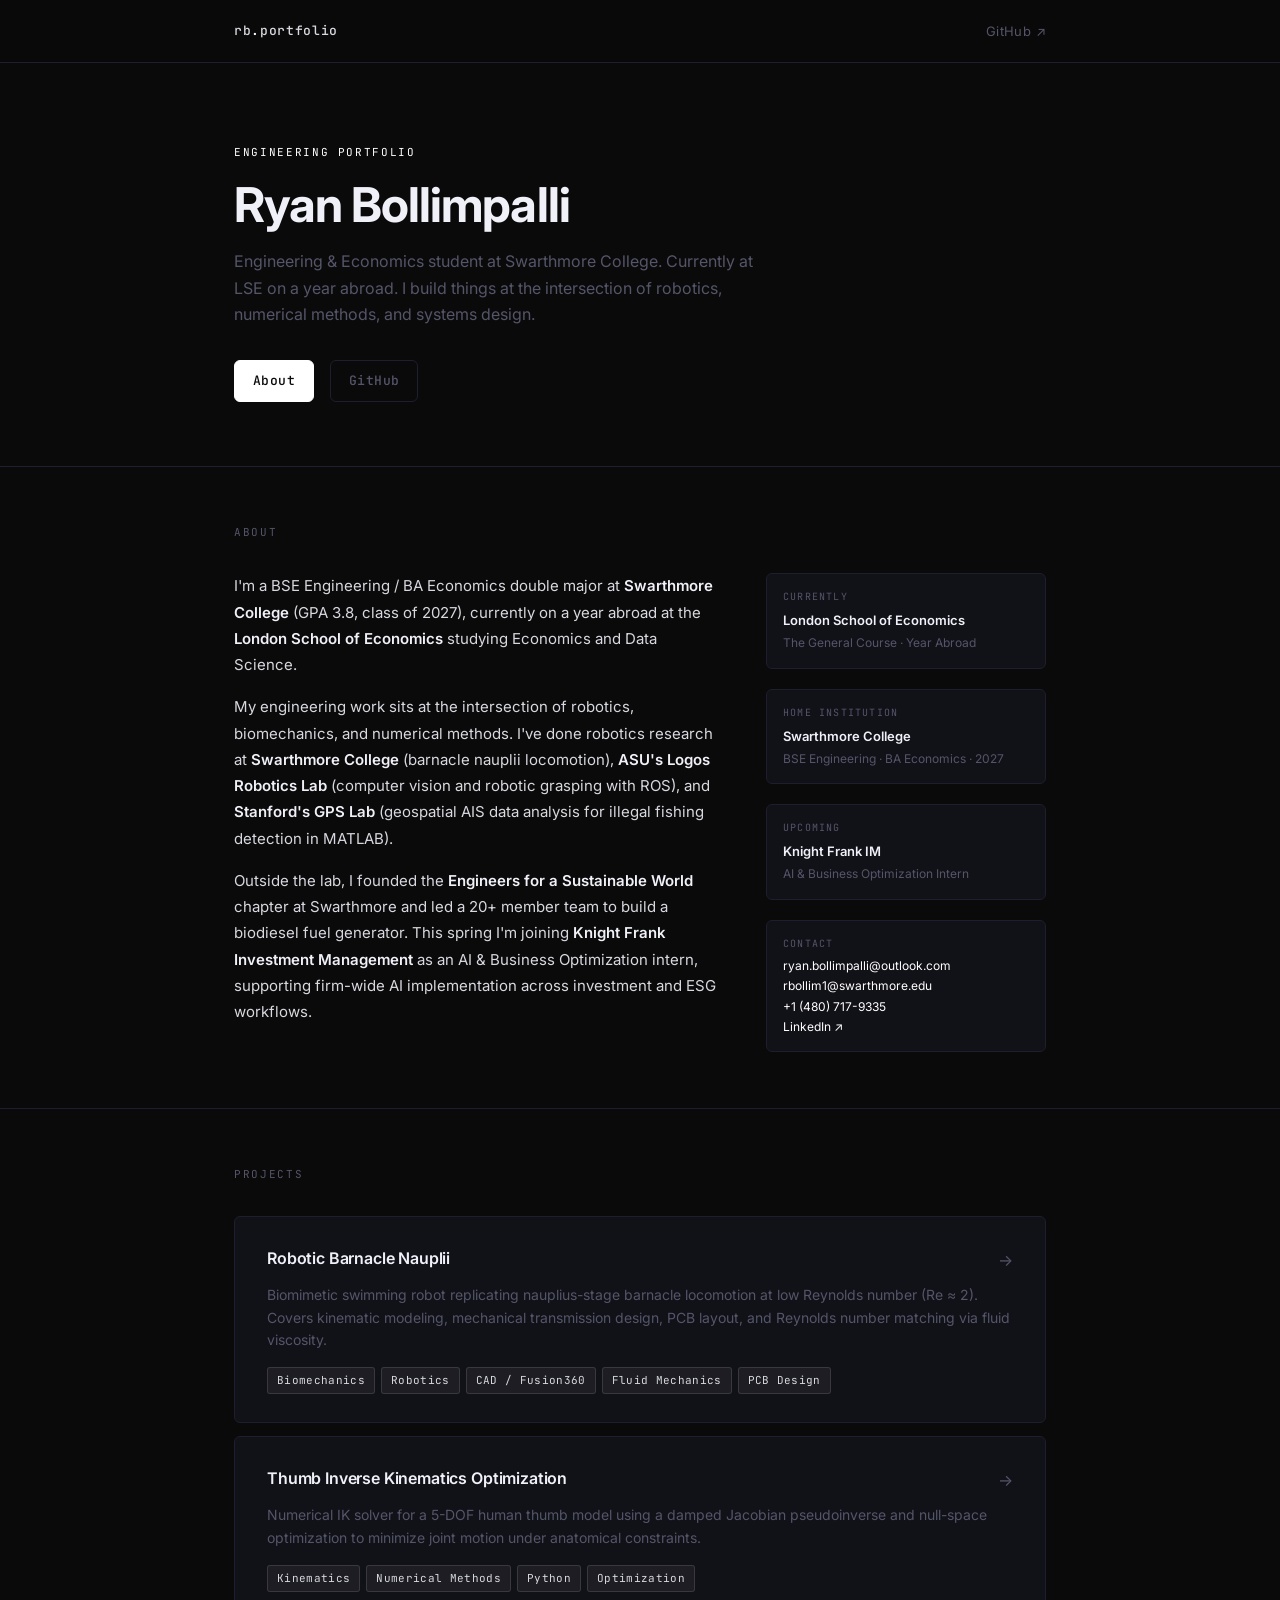
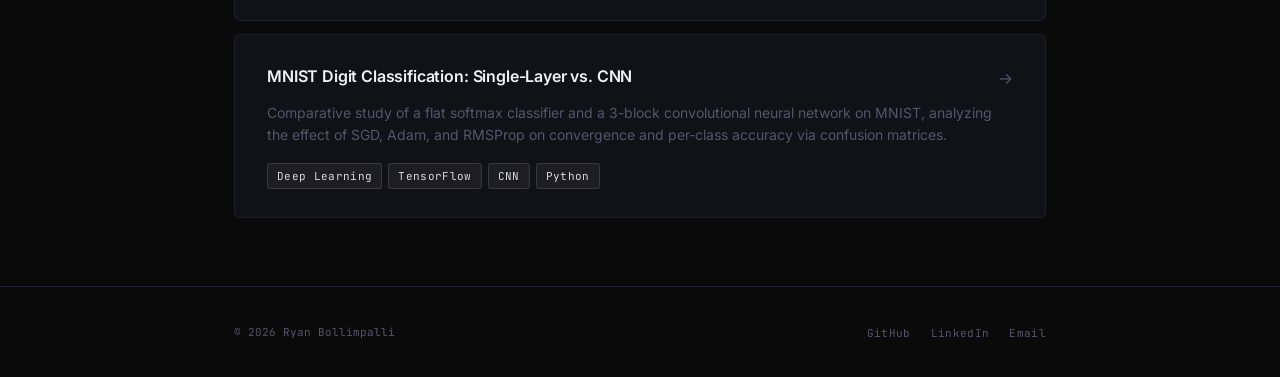
<file: index.html>
<!DOCTYPE html>
<html lang="en">
<head>
  <meta charset="UTF-8" />
  <meta name="viewport" content="width=device-width, initial-scale=1.0" />
  <title>Ryan Bollimpalli — Engineering Portfolio</title>
  <link rel="preconnect" href="https://fonts.googleapis.com" />
  <link rel="preconnect" href="https://fonts.gstatic.com" crossorigin />
  <link href="https://fonts.googleapis.com/css2?family=Inter:wght@400;500;600;700&family=JetBrains+Mono:wght@400;500&display=swap" rel="stylesheet" />
  <link rel="stylesheet" href="styles.css" />
</head>
<body>

  <!-- Nav -->
  <nav>
    <div class="container">
      <span class="nav-logo">rb<span>.</span>portfolio</span>
      <ul class="nav-links">
        <li><a href="https://github.com/rbollim1" target="_blank" rel="noopener">GitHub ↗</a></li>
      </ul>
    </div>
  </nav>

  <!-- Hero -->
  <section class="hero">
    <div class="container">
      <p class="hero-eyebrow">Engineering Portfolio</p>
      <h1>Ryan Bollimpalli</h1>
      <p class="hero-sub">
        Engineering &amp; Economics student at Swarthmore College. Currently at LSE on a year abroad.
        I build things at the intersection of robotics, numerical methods, and systems design.
      </p>
      <div class="hero-links">
        <a href="#about" class="btn btn-primary">About</a>
        <a href="https://github.com/rbollim1" target="_blank" rel="noopener" class="btn btn-ghost">GitHub</a>
      </div>
    </div>
  </section>

  <!-- About -->
  <section class="section" id="about">
    <div class="container">
      <p class="section-label">About</p>
      <div class="about-grid">
        <div class="about-bio">
          <p>
            I'm a BSE Engineering / BA Economics double major at <strong>Swarthmore College</strong>
            (GPA 3.8, class of 2027), currently on a year abroad at the
            <strong>London School of Economics</strong> studying Economics and Data Science.
          </p>
          <p>
            My engineering work sits at the intersection of robotics, biomechanics, and
            numerical methods. I've done robotics research at
            <strong>Swarthmore College</strong> (barnacle nauplii locomotion),
            <strong>ASU's Logos Robotics Lab</strong> (computer vision and robotic grasping
            with ROS), and <strong>Stanford's GPS Lab</strong> (geospatial AIS data analysis
            for illegal fishing detection in MATLAB).
          </p>
          <p>
            Outside the lab, I founded the <strong>Engineers for a Sustainable World</strong>
            chapter at Swarthmore and led a 20+ member team to build a biodiesel fuel generator.
            This spring I'm joining <strong>Knight Frank Investment Management</strong> as an
            AI &amp; Business Optimization intern, supporting firm-wide AI implementation across
            investment and ESG workflows.
          </p>
        </div>
        <div class="about-meta">
          <div class="meta-block">
            <p class="meta-label">Currently</p>
            <p class="meta-value">London School of Economics</p>
            <p class="meta-sub">The General Course · Year Abroad</p>
          </div>
          <div class="meta-block">
            <p class="meta-label">Home Institution</p>
            <p class="meta-value">Swarthmore College</p>
            <p class="meta-sub">BSE Engineering · BA Economics · 2027</p>
          </div>
          <div class="meta-block">
            <p class="meta-label">Upcoming</p>
            <p class="meta-value">Knight Frank IM</p>
            <p class="meta-sub">AI &amp; Business Optimization Intern</p>
          </div>
          <div class="meta-block">
            <p class="meta-label">Contact</p>
            <p class="meta-sub"><a href="mailto:ryan.bollimpalli@outlook.com">ryan.bollimpalli@outlook.com</a></p>
            <p class="meta-sub"><a href="mailto:rbollim1@swarthmore.edu">rbollim1@swarthmore.edu</a></p>
            <p class="meta-sub"><a href="tel:+14807179335">+1 (480) 717-9335</a></p>
            <p class="meta-sub"><a href="https://www.linkedin.com/in/ryan-bollimpalli/" target="_blank" rel="noopener">LinkedIn ↗</a></p>
          </div>
        </div>
      </div>
    </div>
  </section>

  <!-- Projects -->
  <section class="section">
    <div class="container">
      <p class="section-label">Projects</p>

      <div class="project-list">

        <a class="project-card" href="barnacle-nauplii/barnacle-nauplii.html">
          <div class="project-card-header">
            <h3>Robotic Barnacle Nauplii</h3>
            <span class="project-arrow">→</span>
          </div>
          <p class="project-desc">
            Biomimetic swimming robot replicating nauplius-stage barnacle locomotion at low
            Reynolds number (Re ≈ 2). Covers kinematic modeling, mechanical transmission
            design, PCB layout, and Reynolds number matching via fluid viscosity.
          </p>
          <div class="tags">
            <span class="tag">Biomechanics</span>
            <span class="tag">Robotics</span>
            <span class="tag">CAD / Fusion360</span>
            <span class="tag">Fluid Mechanics</span>
            <span class="tag">PCB Design</span>
          </div>
        </a>

        <a class="project-card" href="thumb_optimization/thumb_optimization.html">
          <div class="project-card-header">
            <h3>Thumb Inverse Kinematics Optimization</h3>
            <span class="project-arrow">→</span>
          </div>
          <p class="project-desc">
            Numerical IK solver for a 5-DOF human thumb model using a damped Jacobian
            pseudoinverse and null-space optimization to minimize joint motion under
            anatomical constraints.
          </p>
          <div class="tags">
            <span class="tag tag-purple">Kinematics</span>
            <span class="tag tag-purple">Numerical Methods</span>
            <span class="tag tag-purple">Python</span>
            <span class="tag tag-purple">Optimization</span>
          </div>
        </a>

<a class="project-card" href="cv-neural-network/cv-neural-network.html">
          <div class="project-card-header">
            <h3>MNIST Digit Classification: Single-Layer vs. CNN</h3>
            <span class="project-arrow">→</span>
          </div>
          <p class="project-desc">
            Comparative study of a flat softmax classifier and a 3-block convolutional
            neural network on MNIST, analyzing the effect of SGD, Adam, and RMSProp
            on convergence and per-class accuracy via confusion matrices.
          </p>
          <div class="tags">
            <span class="tag tag-purple">Deep Learning</span>
            <span class="tag tag-purple">TensorFlow</span>
            <span class="tag tag-purple">CNN</span>
            <span class="tag tag-purple">Python</span>
          </div>
        </a>

      </div>
    </div>
  </section>

  <!-- Footer -->
  <footer>
    <div class="container">
      <div class="footer-inner">
        <span class="footer-copy">© 2026 Ryan Bollimpalli</span>
        <ul class="footer-links">
          <li><a href="https://github.com/rbollim1" target="_blank" rel="noopener">GitHub</a></li>
          <li><a href="https://www.linkedin.com/in/ryan-bollimpalli/" target="_blank" rel="noopener">LinkedIn</a></li>
          <li><a href="mailto:ryan.bollimpalli@outlook.com">Email</a></li>
        </ul>
      </div>
    </div>
  </footer>

</body>
</html>
</file>
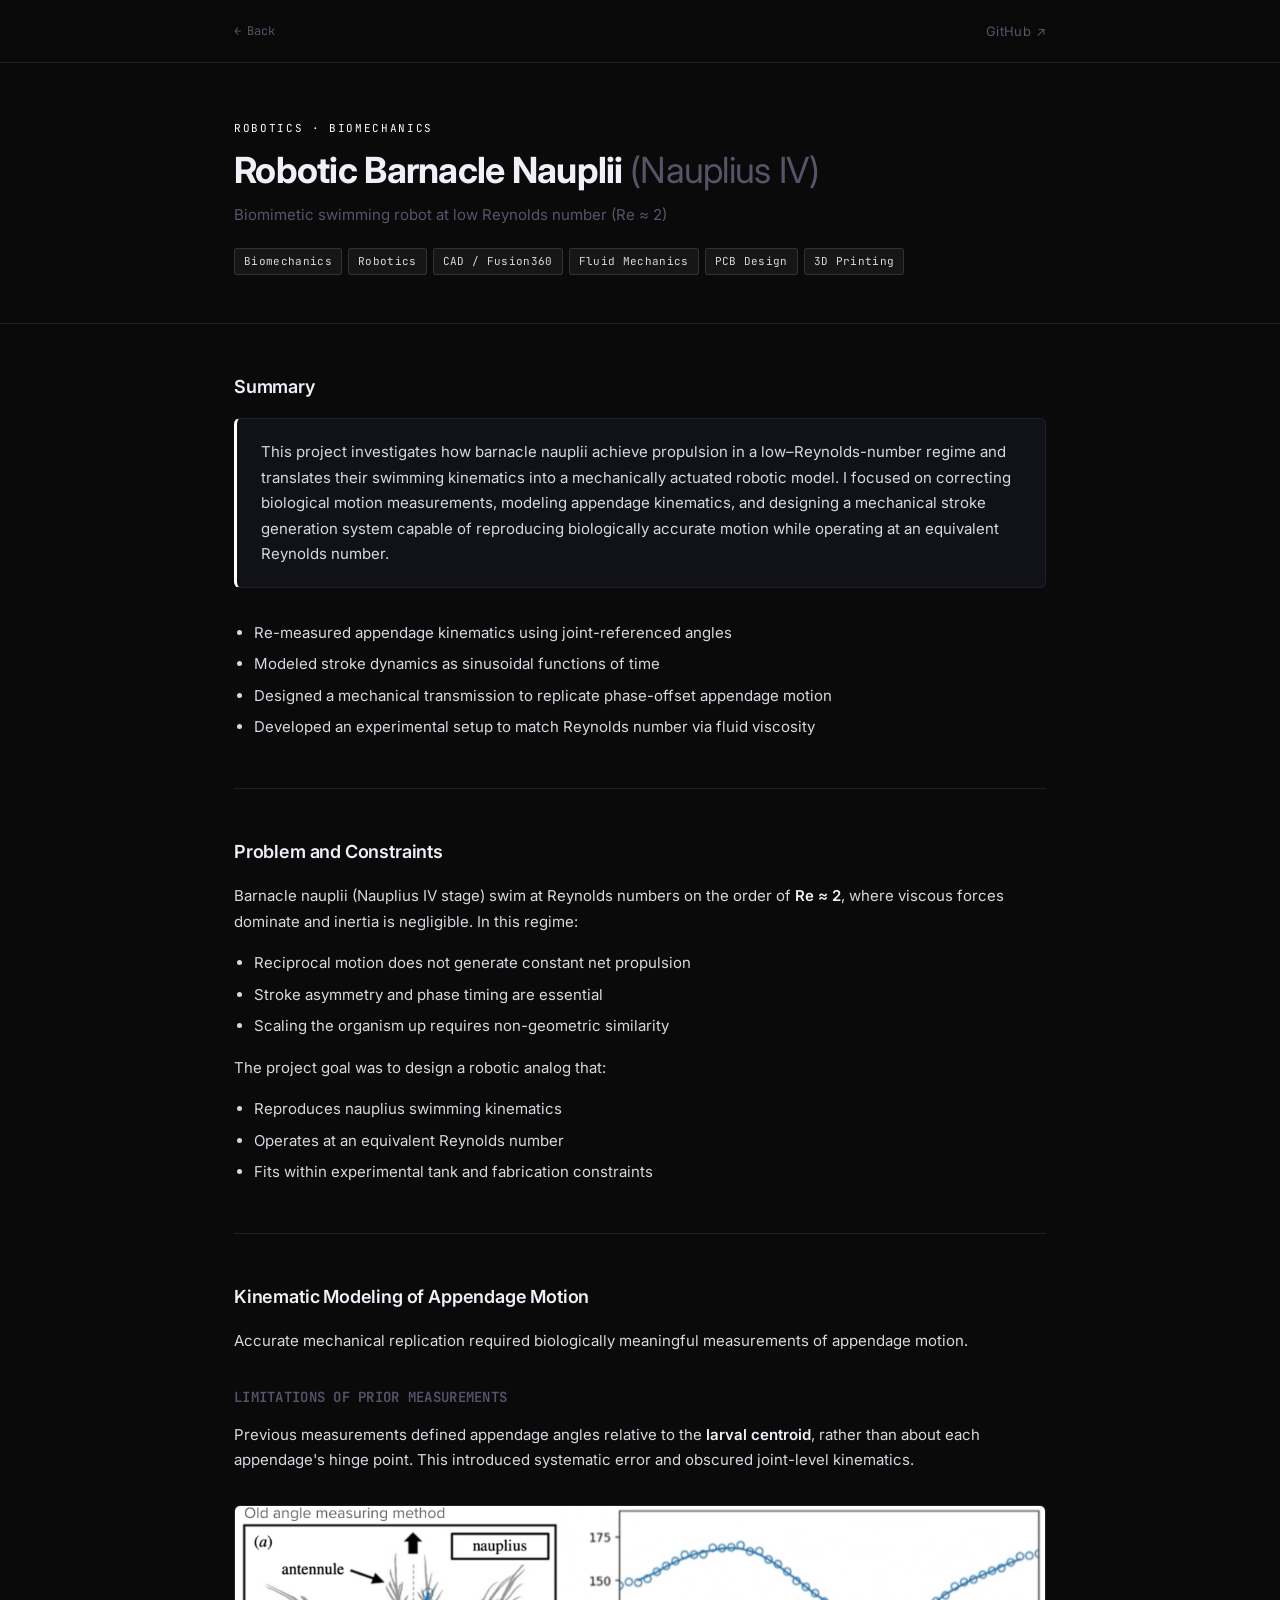
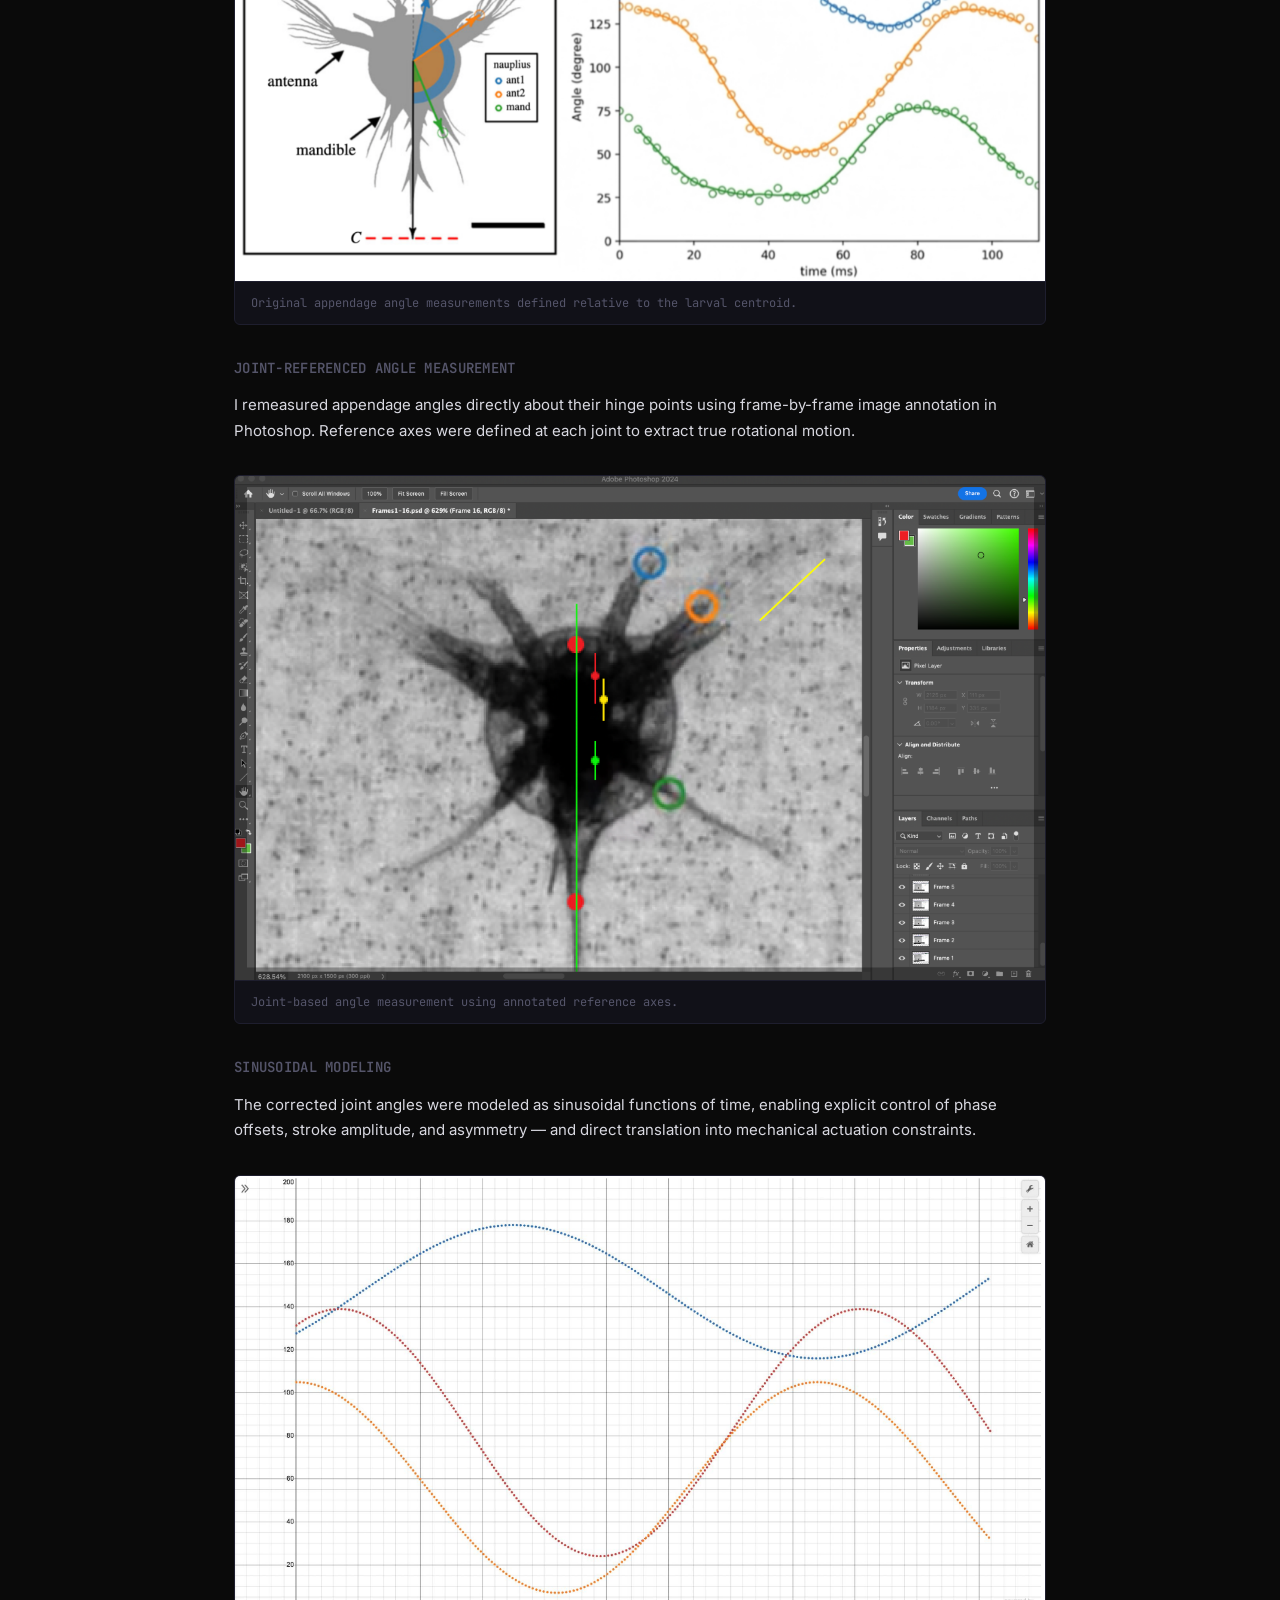
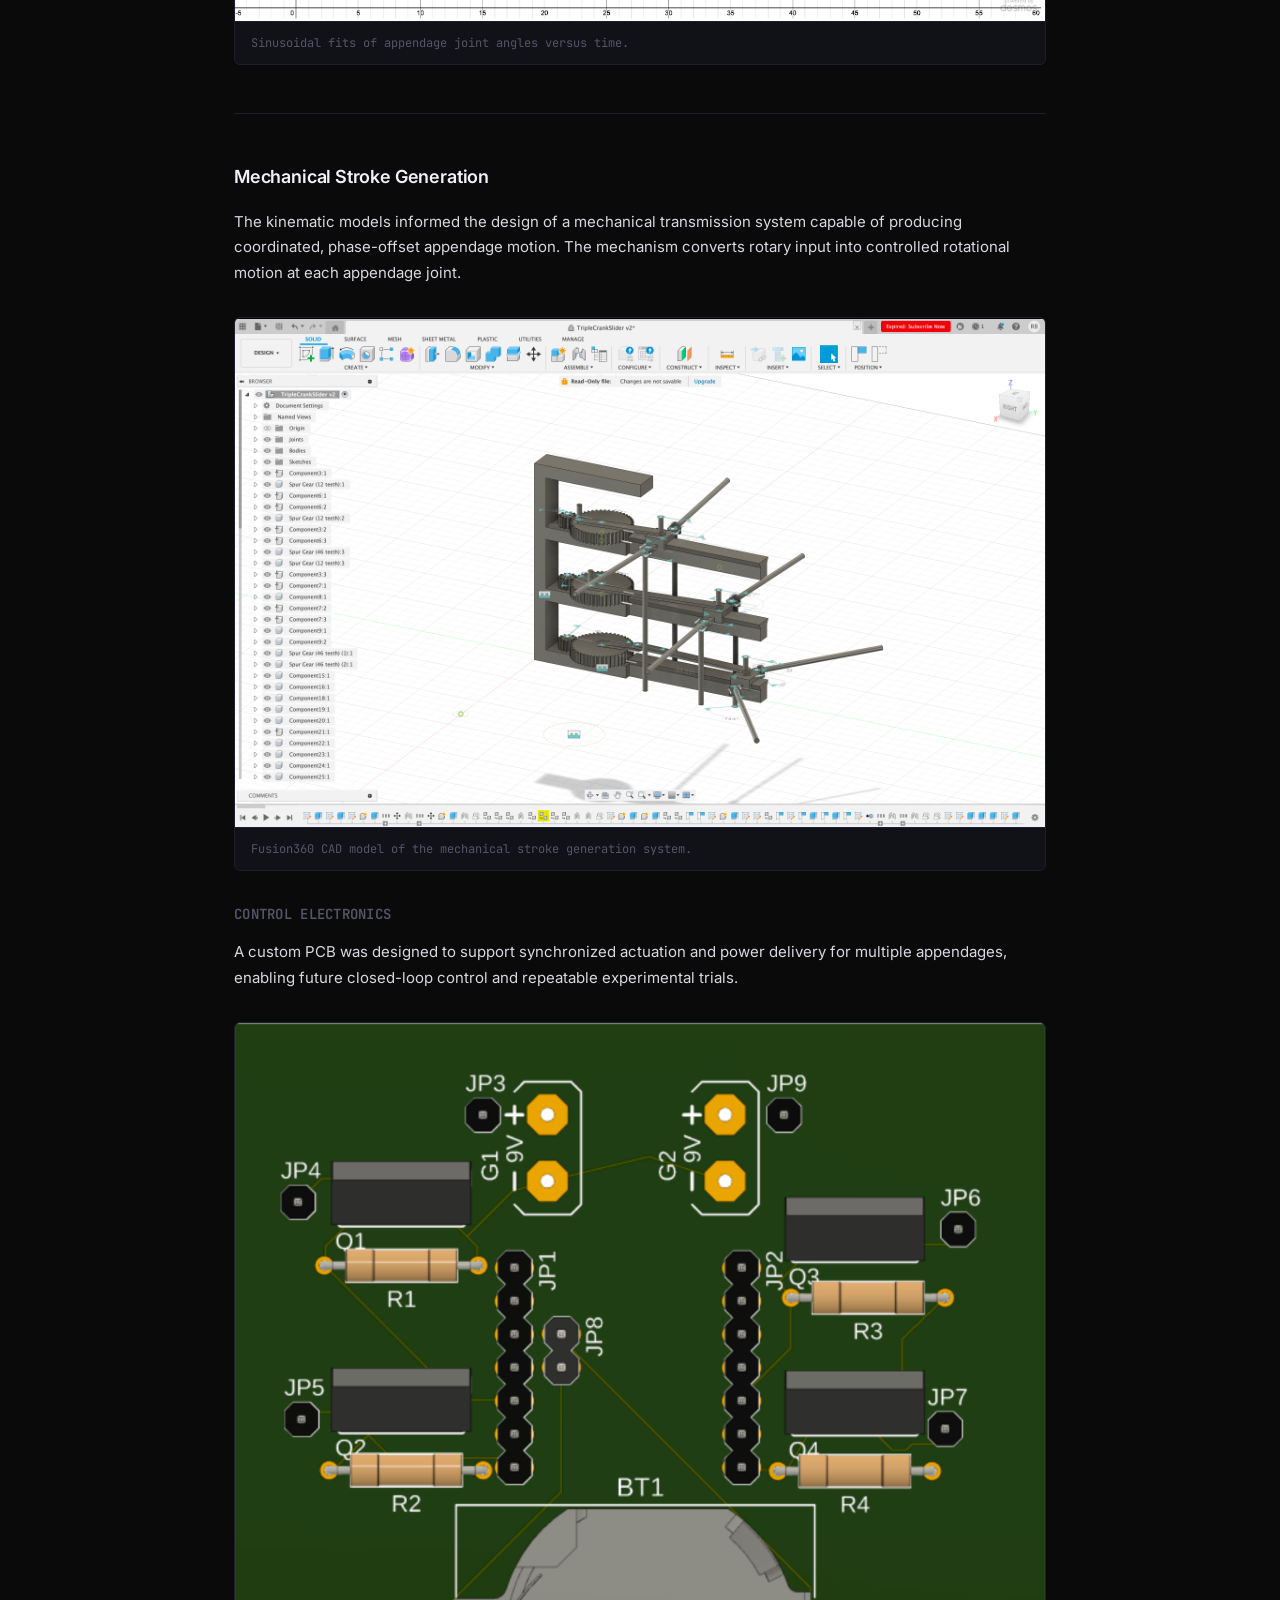
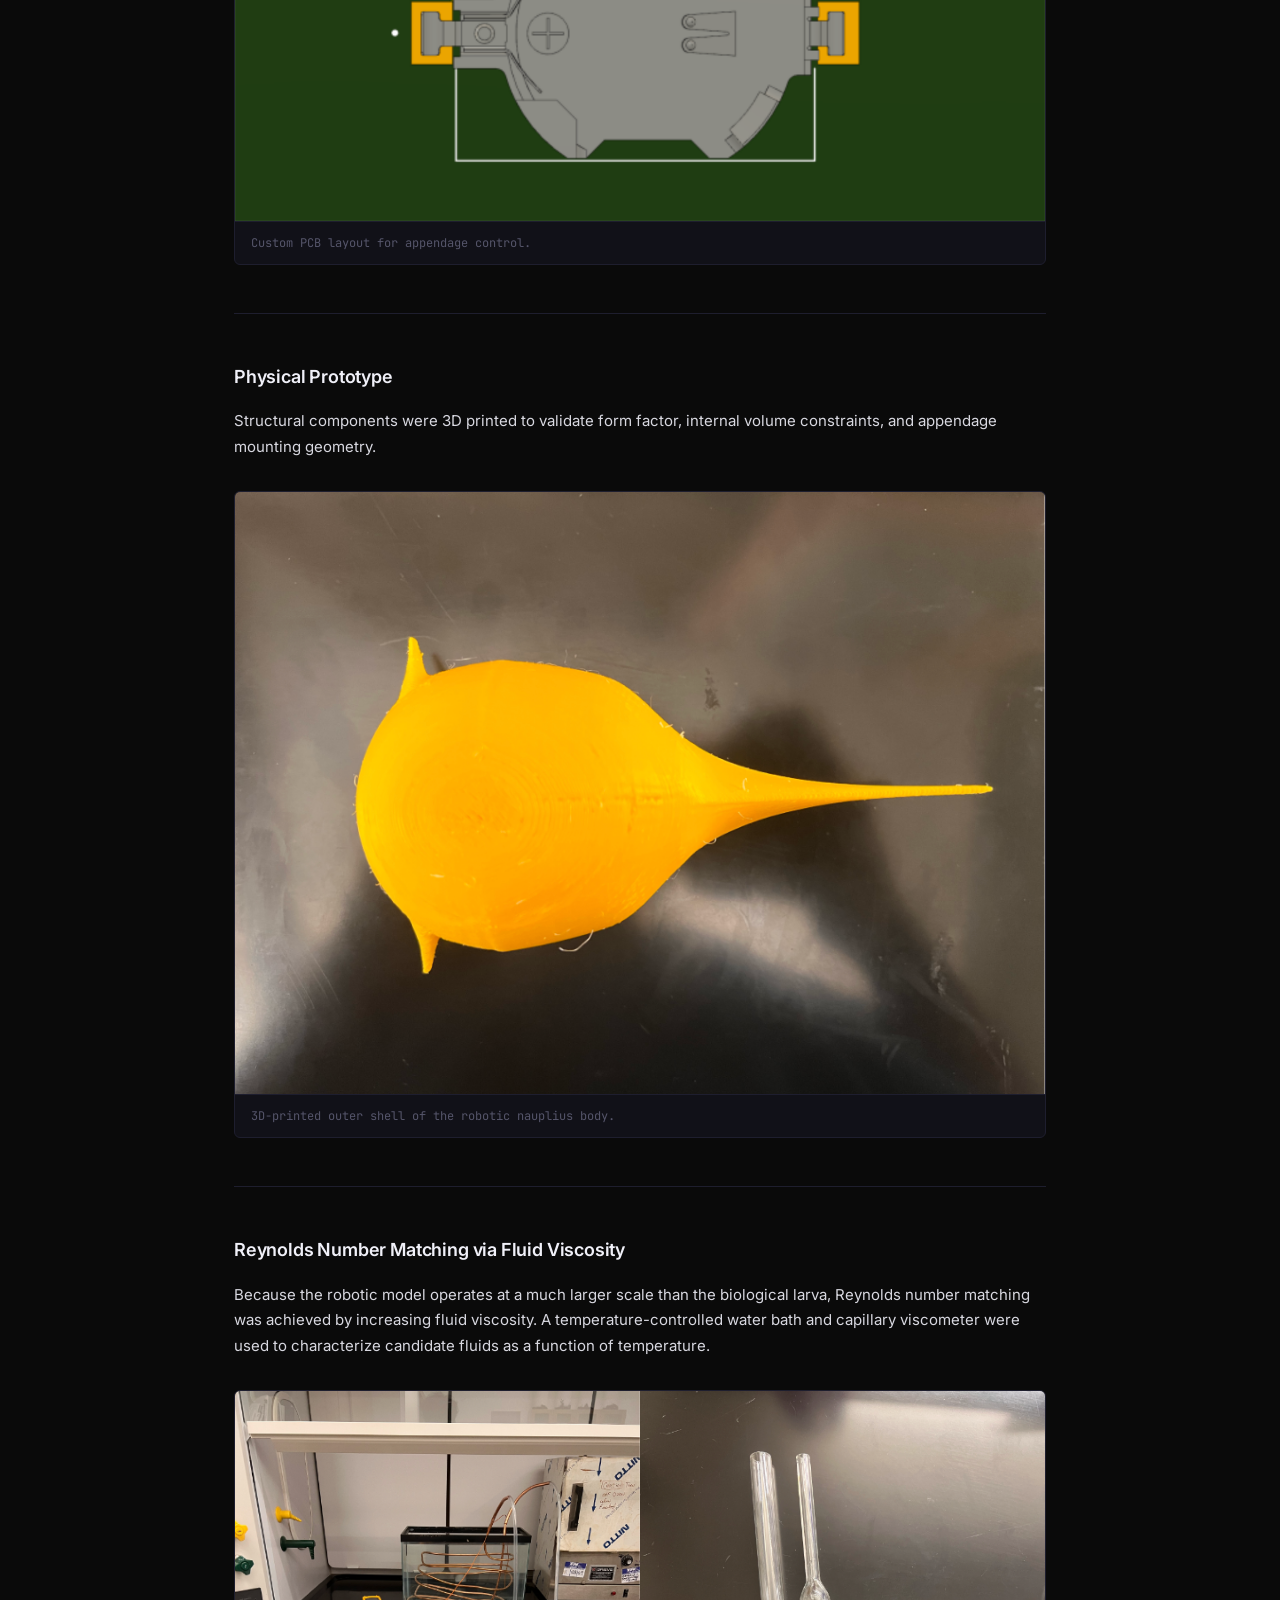
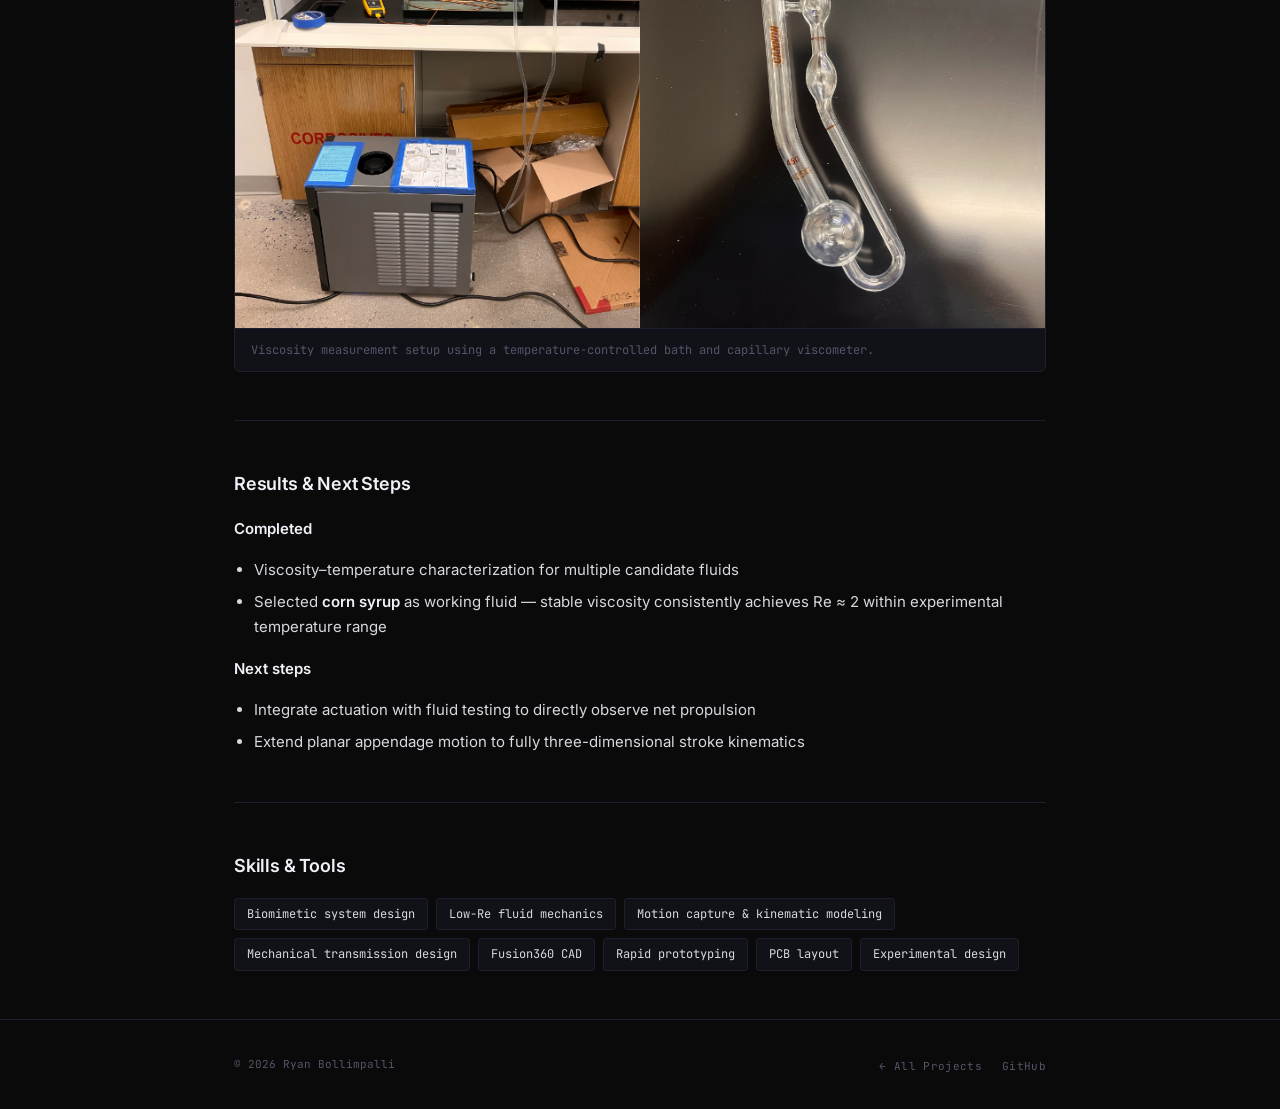
<file: barnacle-nauplii/barnacle-nauplii.html>
<!DOCTYPE html>
<html lang="en">
<head>
  <meta charset="UTF-8" />
  <meta name="viewport" content="width=device-width, initial-scale=1.0" />
  <title>Robotic Barnacle Nauplii — Ryan Bollimpalli</title>
  <link rel="preconnect" href="https://fonts.googleapis.com" />
  <link rel="preconnect" href="https://fonts.gstatic.com" crossorigin />
  <link href="https://fonts.googleapis.com/css2?family=Inter:wght@400;500;600;700&family=JetBrains+Mono:wght@400;500&display=swap" rel="stylesheet" />
  <link rel="stylesheet" href="../styles.css" />
</head>
<body>

  <!-- Nav -->
  <nav>
    <div class="container">
      <a href="../index.html" class="nav-back">Back</a>
      <ul class="nav-links">
        <li><a href="https://github.com/rbollim1" target="_blank" rel="noopener">GitHub ↗</a></li>
      </ul>
    </div>
  </nav>

  <!-- Header -->
  <header class="project-header">
    <div class="container">
      <p class="eyebrow">Robotics · Biomechanics</p>
      <h1>Robotic Barnacle Nauplii <span style="color:var(--muted);font-weight:400">(Nauplius IV)</span></h1>
      <p class="subtitle">Biomimetic swimming robot at low Reynolds number (Re ≈ 2)</p>
      <div class="tags">
        <span class="tag">Biomechanics</span>
        <span class="tag">Robotics</span>
        <span class="tag">CAD / Fusion360</span>
        <span class="tag">Fluid Mechanics</span>
        <span class="tag">PCB Design</span>
        <span class="tag">3D Printing</span>
      </div>
    </div>
  </header>

  <!-- Body -->
  <main class="project-body">
    <div class="container">

      <h2>Summary</h2>
      <div class="summary-box">
        <p>
          This project investigates how barnacle nauplii achieve propulsion in a
          low–Reynolds-number regime and translates their swimming kinematics into a
          mechanically actuated robotic model. I focused on correcting biological motion
          measurements, modeling appendage kinematics, and designing a mechanical stroke
          generation system capable of reproducing biologically accurate motion while
          operating at an equivalent Reynolds number.
        </p>
      </div>
      <ul>
        <li>Re-measured appendage kinematics using joint-referenced angles</li>
        <li>Modeled stroke dynamics as sinusoidal functions of time</li>
        <li>Designed a mechanical transmission to replicate phase-offset appendage motion</li>
        <li>Developed an experimental setup to match Reynolds number via fluid viscosity</li>
      </ul>

      <h2>Problem and Constraints</h2>
      <p>
        Barnacle nauplii (Nauplius IV stage) swim at Reynolds numbers on the order of
        <strong>Re ≈ 2</strong>, where viscous forces dominate and inertia is negligible.
        In this regime:
      </p>
      <ul>
        <li>Reciprocal motion does not generate constant net propulsion</li>
        <li>Stroke asymmetry and phase timing are essential</li>
        <li>Scaling the organism up requires non-geometric similarity</li>
      </ul>
      <p>The project goal was to design a robotic analog that:</p>
      <ul>
        <li>Reproduces nauplius swimming kinematics</li>
        <li>Operates at an equivalent Reynolds number</li>
        <li>Fits within experimental tank and fabrication constraints</li>
      </ul>

      <h2>Kinematic Modeling of Appendage Motion</h2>
      <p>Accurate mechanical replication required biologically meaningful measurements of appendage motion.</p>

      <h3>Limitations of prior measurements</h3>
      <p>
        Previous measurements defined appendage angles relative to the <strong>larval centroid</strong>,
        rather than about each appendage's hinge point. This introduced systematic error and obscured
        joint-level kinematics.
      </p>
      <figure class="figure">
        <img src="images/old_anglevstime.png" alt="Original appendage angle measurements" />
        <figcaption>Original appendage angle measurements defined relative to the larval centroid.</figcaption>
      </figure>

      <h3>Joint-referenced angle measurement</h3>
      <p>
        I remeasured appendage angles directly about their hinge points using frame-by-frame image
        annotation in Photoshop. Reference axes were defined at each joint to extract true rotational motion.
      </p>
      <figure class="figure">
        <img src="images/new_angle_photoshop.png" alt="Joint-based angle measurement" />
        <figcaption>Joint-based angle measurement using annotated reference axes.</figcaption>
      </figure>

      <h3>Sinusoidal modeling</h3>
      <p>
        The corrected joint angles were modeled as sinusoidal functions of time, enabling explicit
        control of phase offsets, stroke amplitude, and asymmetry — and direct translation into
        mechanical actuation constraints.
      </p>
      <figure class="figure">
        <img src="images/new_anglevstime.png" alt="Sinusoidal fits of appendage joint angles" />
        <figcaption>Sinusoidal fits of appendage joint angles versus time.</figcaption>
      </figure>

      <h2>Mechanical Stroke Generation</h2>
      <p>
        The kinematic models informed the design of a mechanical transmission system capable of
        producing coordinated, phase-offset appendage motion. The mechanism converts rotary input
        into controlled rotational motion at each appendage joint.
      </p>
      <figure class="figure">
        <img src="images/stroke_mechanism.png" alt="CAD model of stroke generation system" />
        <figcaption>Fusion360 CAD model of the mechanical stroke generation system.</figcaption>
      </figure>

      <h3>Control electronics</h3>
      <p>
        A custom PCB was designed to support synchronized actuation and power delivery for multiple
        appendages, enabling future closed-loop control and repeatable experimental trials.
      </p>
      <figure class="figure">
        <img src="images/PCB_board.png" alt="Custom PCB layout" />
        <figcaption>Custom PCB layout for appendage control.</figcaption>
      </figure>

      <h2>Physical Prototype</h2>
      <p>
        Structural components were 3D printed to validate form factor, internal volume constraints,
        and appendage mounting geometry.
      </p>
      <figure class="figure">
        <img src="images/shell.png" alt="3D-printed outer shell" />
        <figcaption>3D-printed outer shell of the robotic nauplius body.</figcaption>
      </figure>

      <h2>Reynolds Number Matching via Fluid Viscosity</h2>
      <p>
        Because the robotic model operates at a much larger scale than the biological larva, Reynolds
        number matching was achieved by increasing fluid viscosity. A temperature-controlled water bath
        and capillary viscometer were used to characterize candidate fluids as a function of temperature.
      </p>
      <figure class="figure">
        <img src="images/viscometer.png" alt="Viscosity measurement setup" />
        <figcaption>Viscosity measurement setup using a temperature-controlled bath and capillary viscometer.</figcaption>
      </figure>

      <h2>Results &amp; Next Steps</h2>
      <p><strong>Completed</strong></p>
      <ul>
        <li>Viscosity–temperature characterization for multiple candidate fluids</li>
        <li>Selected <strong>corn syrup</strong> as working fluid — stable viscosity consistently achieves Re ≈ 2 within experimental temperature range</li>
      </ul>
      <p><strong>Next steps</strong></p>
      <ul>
        <li>Integrate actuation with fluid testing to directly observe net propulsion</li>
        <li>Extend planar appendage motion to fully three-dimensional stroke kinematics</li>
      </ul>

      <h2>Skills &amp; Tools</h2>
      <div class="skills-grid">
        <span class="skill-item">Biomimetic system design</span>
        <span class="skill-item">Low-Re fluid mechanics</span>
        <span class="skill-item">Motion capture &amp; kinematic modeling</span>
        <span class="skill-item">Mechanical transmission design</span>
        <span class="skill-item">Fusion360 CAD</span>
        <span class="skill-item">Rapid prototyping</span>
        <span class="skill-item">PCB layout</span>
        <span class="skill-item">Experimental design</span>
      </div>

    </div>
  </main>

  <footer>
    <div class="container">
      <div class="footer-inner">
        <span class="footer-copy">© 2026 Ryan Bollimpalli</span>
        <ul class="footer-links">
          <li><a href="../index.html">← All Projects</a></li>
          <li><a href="https://github.com/rbollim1" target="_blank" rel="noopener">GitHub</a></li>
        </ul>
      </div>
    </div>
  </footer>

</body>
</html>
</file>
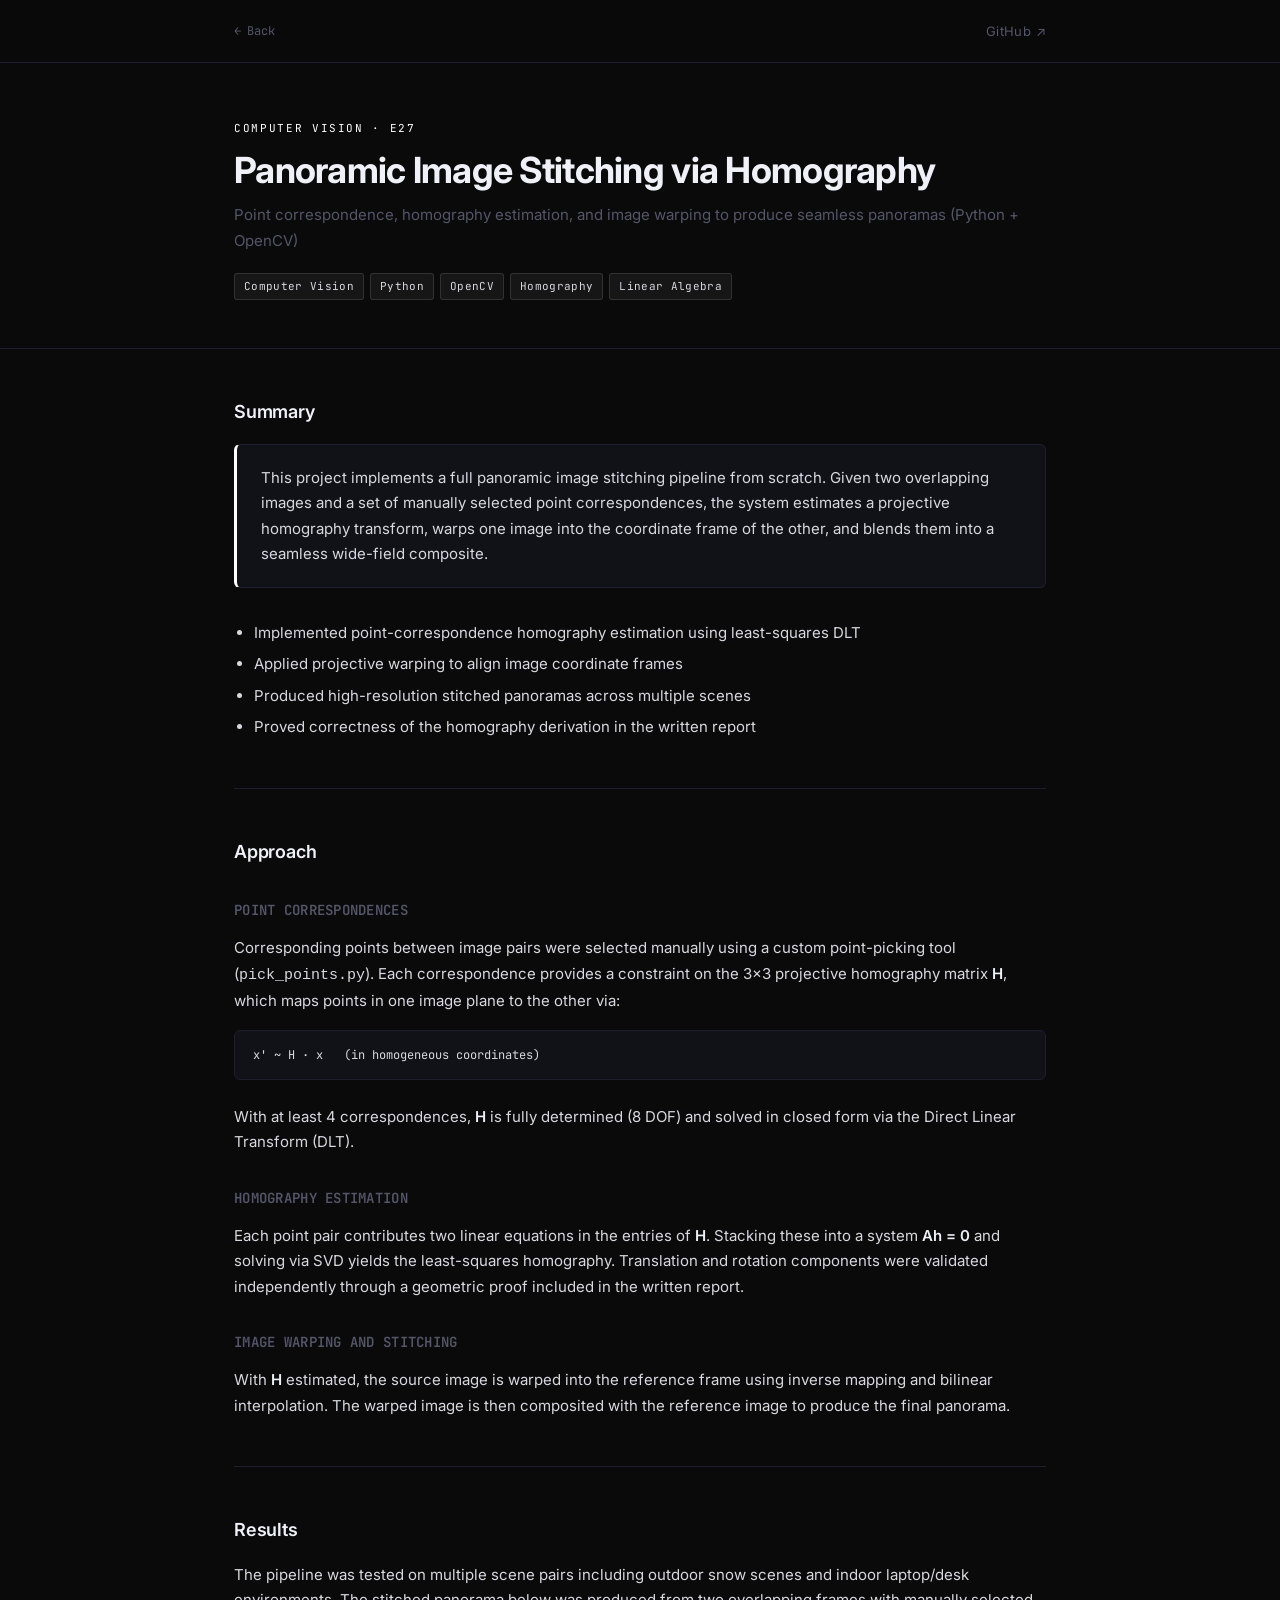
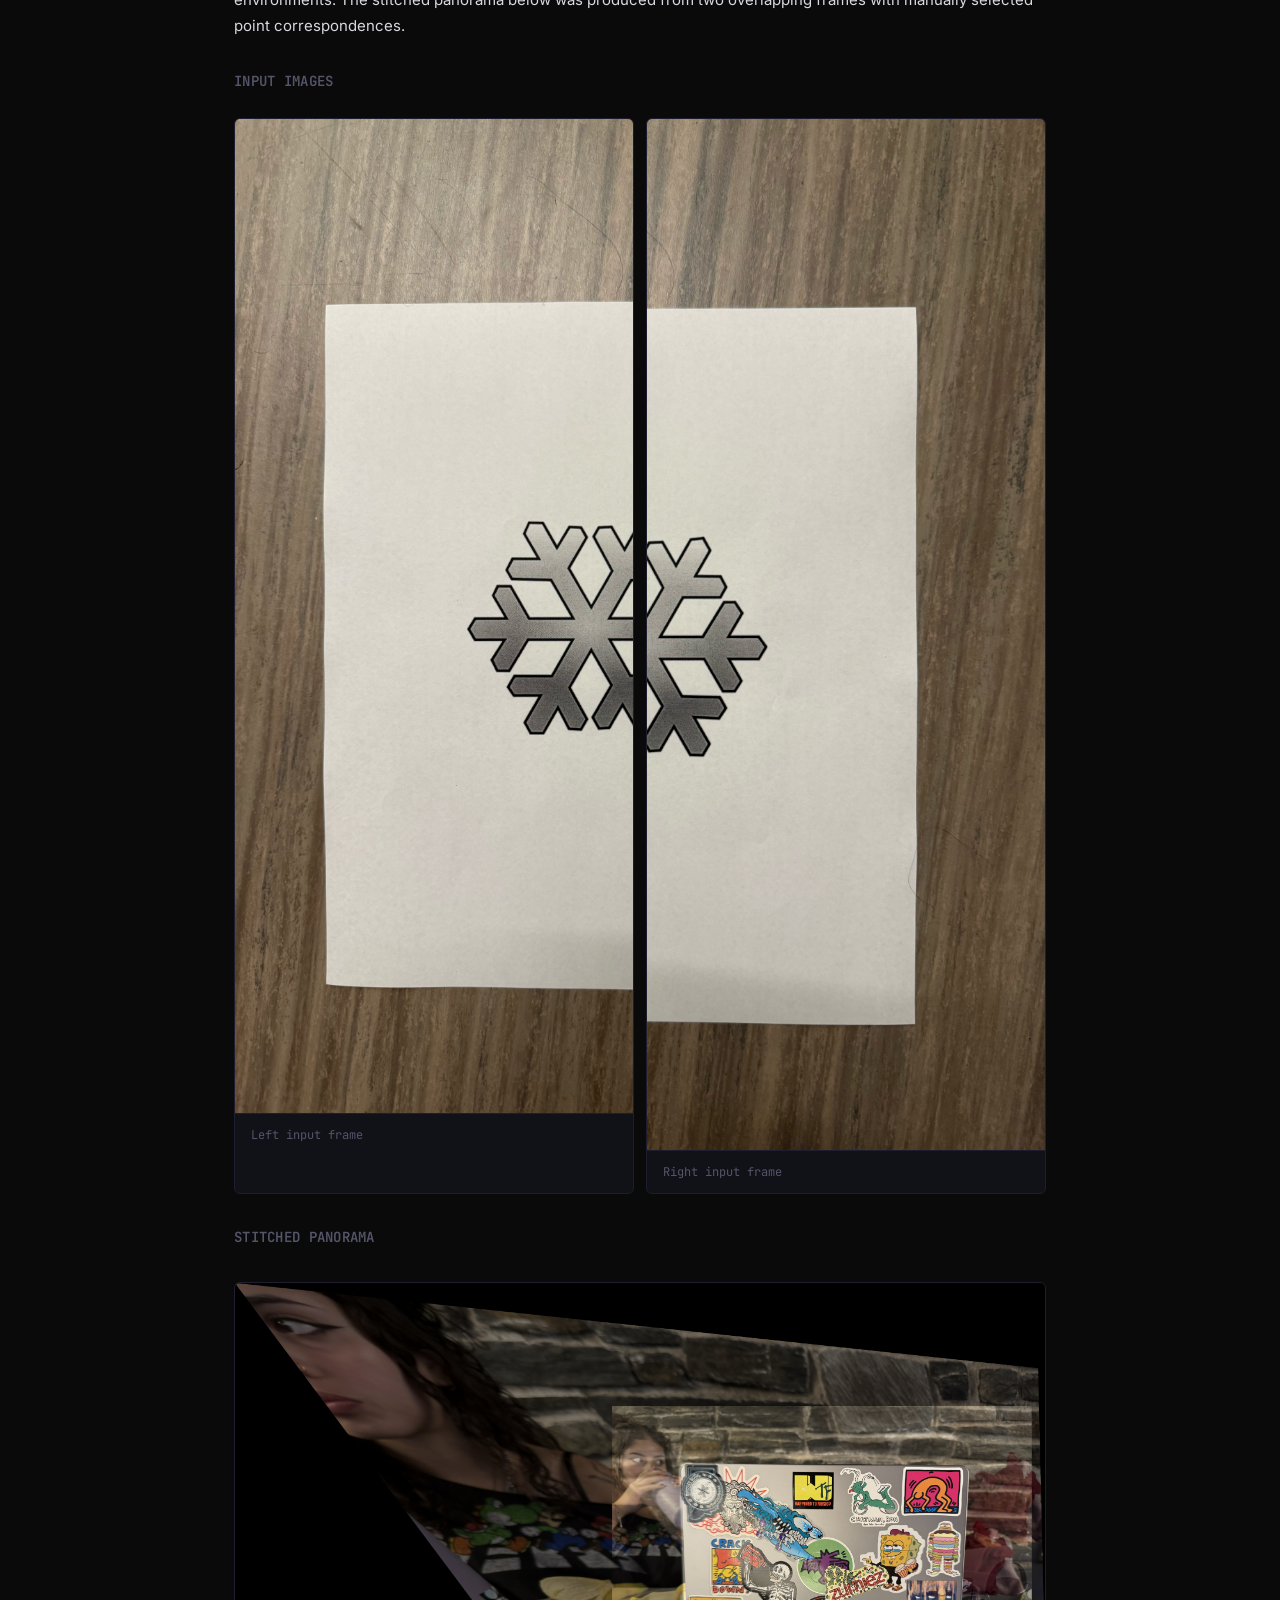
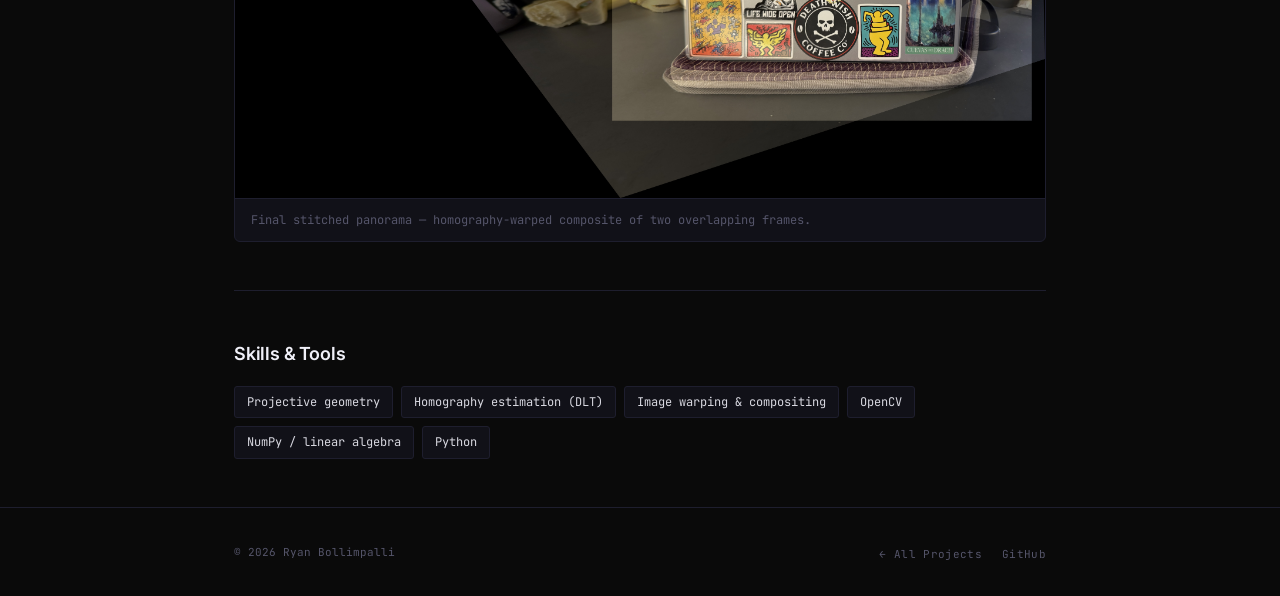
<file: cv-image-stitching/cv-image-stitching.html>
<!DOCTYPE html>
<html lang="en">
<head>
  <meta charset="UTF-8" />
  <meta name="viewport" content="width=device-width, initial-scale=1.0" />
  <title>Image Stitching & Homography — Ryan Bollimpalli</title>
  <link rel="preconnect" href="https://fonts.googleapis.com" />
  <link rel="preconnect" href="https://fonts.gstatic.com" crossorigin />
  <link href="https://fonts.googleapis.com/css2?family=Inter:wght@400;500;600;700&family=JetBrains+Mono:wght@400;500&display=swap" rel="stylesheet" />
  <link rel="stylesheet" href="../styles.css" />
</head>
<body>

  <!-- Nav -->
  <nav>
    <div class="container">
      <a href="../index.html" class="nav-back">Back</a>
      <ul class="nav-links">
        <li><a href="https://github.com/rbollim1" target="_blank" rel="noopener">GitHub ↗</a></li>
      </ul>
    </div>
  </nav>

  <!-- Header -->
  <header class="project-header">
    <div class="container">
      <p class="eyebrow">Computer Vision · E27</p>
      <h1>Panoramic Image Stitching via Homography</h1>
      <p class="subtitle">Point correspondence, homography estimation, and image warping to produce seamless panoramas (Python + OpenCV)</p>
      <div class="tags">
        <span class="tag tag-purple">Computer Vision</span>
        <span class="tag tag-purple">Python</span>
        <span class="tag tag-purple">OpenCV</span>
        <span class="tag tag-purple">Homography</span>
        <span class="tag tag-purple">Linear Algebra</span>
      </div>
    </div>
  </header>

  <!-- Body -->
  <main class="project-body">
    <div class="container">

      <h2>Summary</h2>
      <div class="summary-box">
        <p>
          This project implements a full panoramic image stitching pipeline from scratch.
          Given two overlapping images and a set of manually selected point correspondences,
          the system estimates a projective homography transform, warps one image into the
          coordinate frame of the other, and blends them into a seamless wide-field composite.
        </p>
      </div>
      <ul>
        <li>Implemented point-correspondence homography estimation using least-squares DLT</li>
        <li>Applied projective warping to align image coordinate frames</li>
        <li>Produced high-resolution stitched panoramas across multiple scenes</li>
        <li>Proved correctness of the homography derivation in the written report</li>
      </ul>

      <h2>Approach</h2>

      <h3>Point correspondences</h3>
      <p>
        Corresponding points between image pairs were selected manually using a custom
        point-picking tool (<code>pick_points.py</code>). Each correspondence
        provides a constraint on the 3×3 projective homography matrix <strong>H</strong>,
        which maps points in one image plane to the other via:
      </p>
      <pre class="code-block">x' ~ H · x   (in homogeneous coordinates)</pre>
      <p>
        With at least 4 correspondences, <strong>H</strong> is fully determined (8 DOF)
        and solved in closed form via the Direct Linear Transform (DLT).
      </p>

      <h3>Homography estimation</h3>
      <p>
        Each point pair contributes two linear equations in the entries of <strong>H</strong>.
        Stacking these into a system <strong>Ah = 0</strong> and solving via SVD yields the
        least-squares homography. Translation and rotation components were validated
        independently through a geometric proof included in the written report.
      </p>

      <h3>Image warping and stitching</h3>
      <p>
        With <strong>H</strong> estimated, the source image is warped into the reference
        frame using inverse mapping and bilinear interpolation. The warped image is then
        composited with the reference image to produce the final panorama.
      </p>

      <h2>Results</h2>
      <p>
        The pipeline was tested on multiple scene pairs including outdoor snow scenes and
        indoor laptop/desk environments. The stitched panorama below was produced from
        two overlapping frames with manually selected point correspondences.
      </p>

      <h3>Input images</h3>
      <div style="display:grid; grid-template-columns:1fr 1fr; gap:12px; margin: 24px 0;">
        <figure class="figure" style="margin:0">
          <img src="images/snow_left.png" alt="Left input frame" />
          <figcaption>Left input frame</figcaption>
        </figure>
        <figure class="figure" style="margin:0">
          <img src="images/snow_right.png" alt="Right input frame" />
          <figcaption>Right input frame</figcaption>
        </figure>
      </div>

      <h3>Stitched panorama</h3>
      <figure class="figure">
        <img src="images/output.jpg" alt="Stitched panorama output" />
        <figcaption>Final stitched panorama — homography-warped composite of two overlapping frames.</figcaption>
      </figure>

      <h2>Skills &amp; Tools</h2>
      <div class="skills-grid">
        <span class="skill-item">Projective geometry</span>
        <span class="skill-item">Homography estimation (DLT)</span>
        <span class="skill-item">Image warping &amp; compositing</span>
        <span class="skill-item">OpenCV</span>
        <span class="skill-item">NumPy / linear algebra</span>
        <span class="skill-item">Python</span>
      </div>

    </div>
  </main>

  <footer>
    <div class="container">
      <div class="footer-inner">
        <span class="footer-copy">© 2026 Ryan Bollimpalli</span>
        <ul class="footer-links">
          <li><a href="../index.html">← All Projects</a></li>
          <li><a href="https://github.com/rbollim1" target="_blank" rel="noopener">GitHub</a></li>
        </ul>
      </div>
    </div>
  </footer>

</body>
</html>
</file>
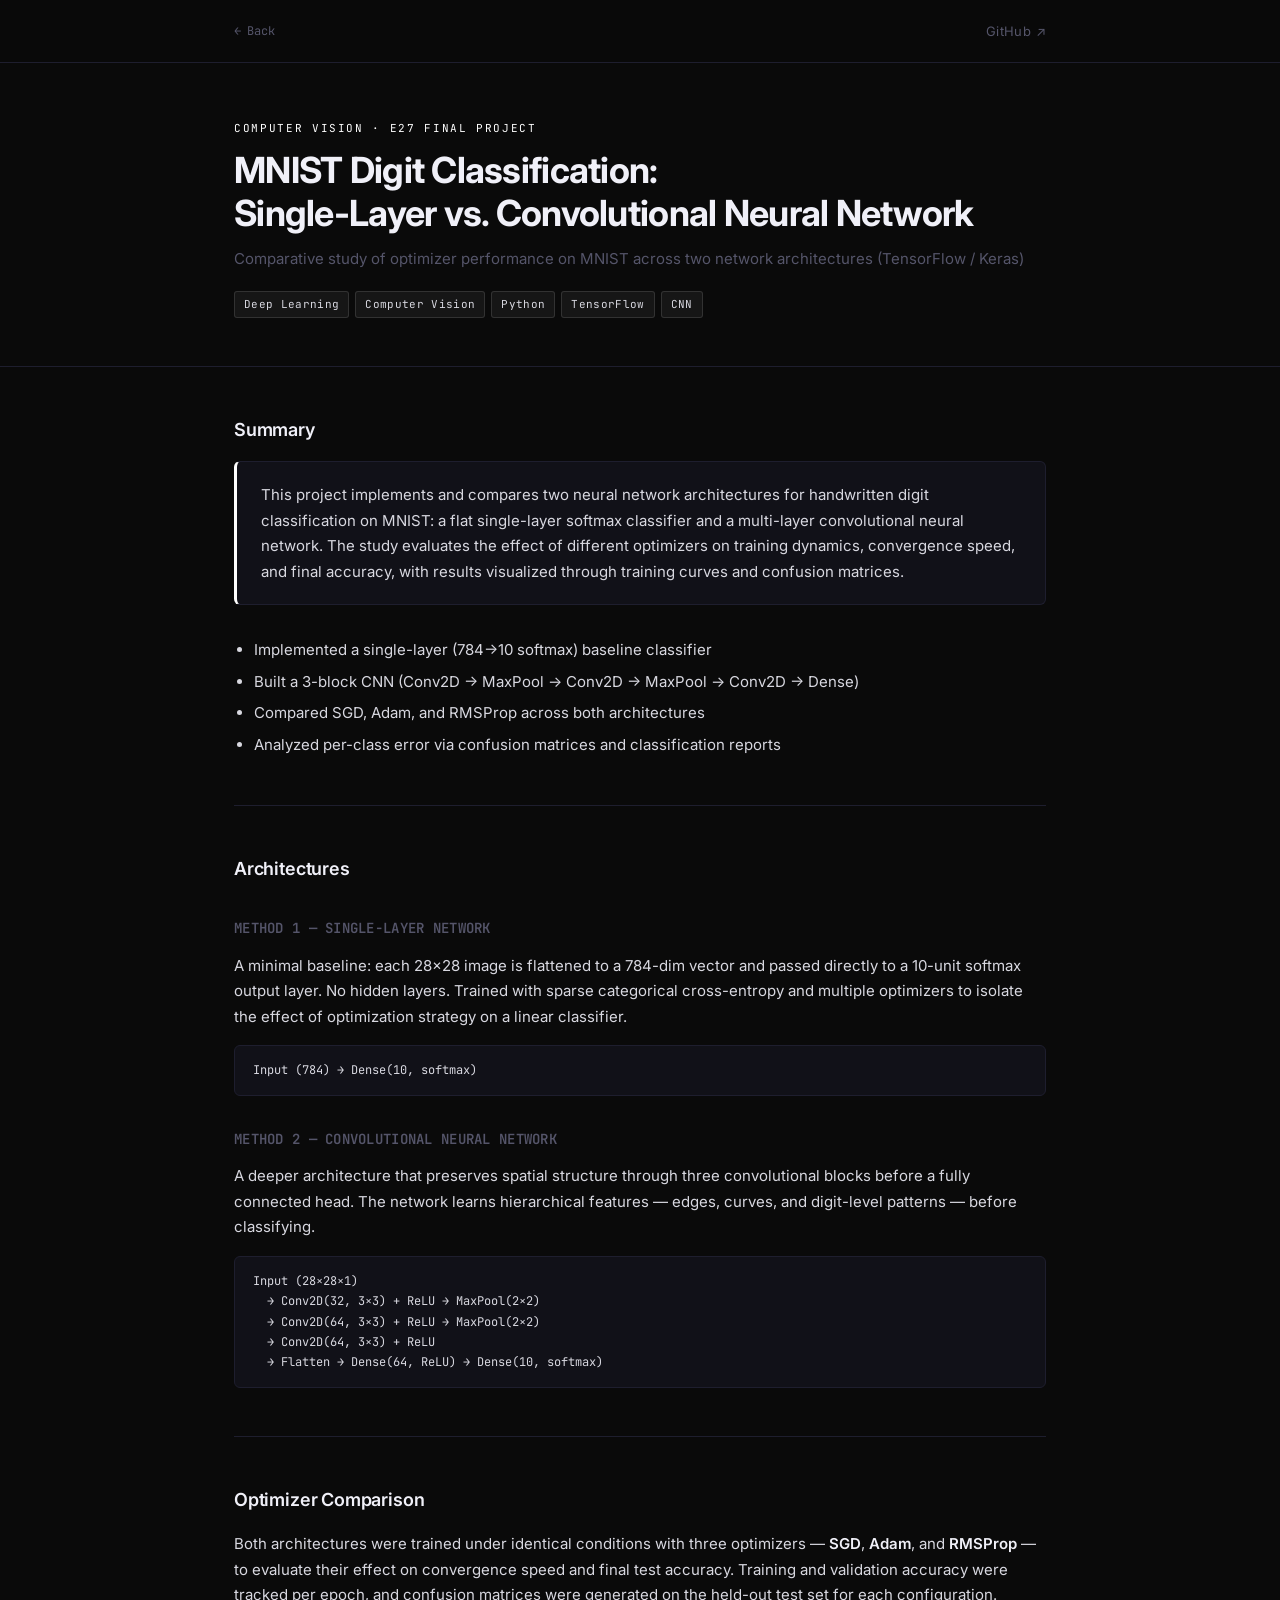
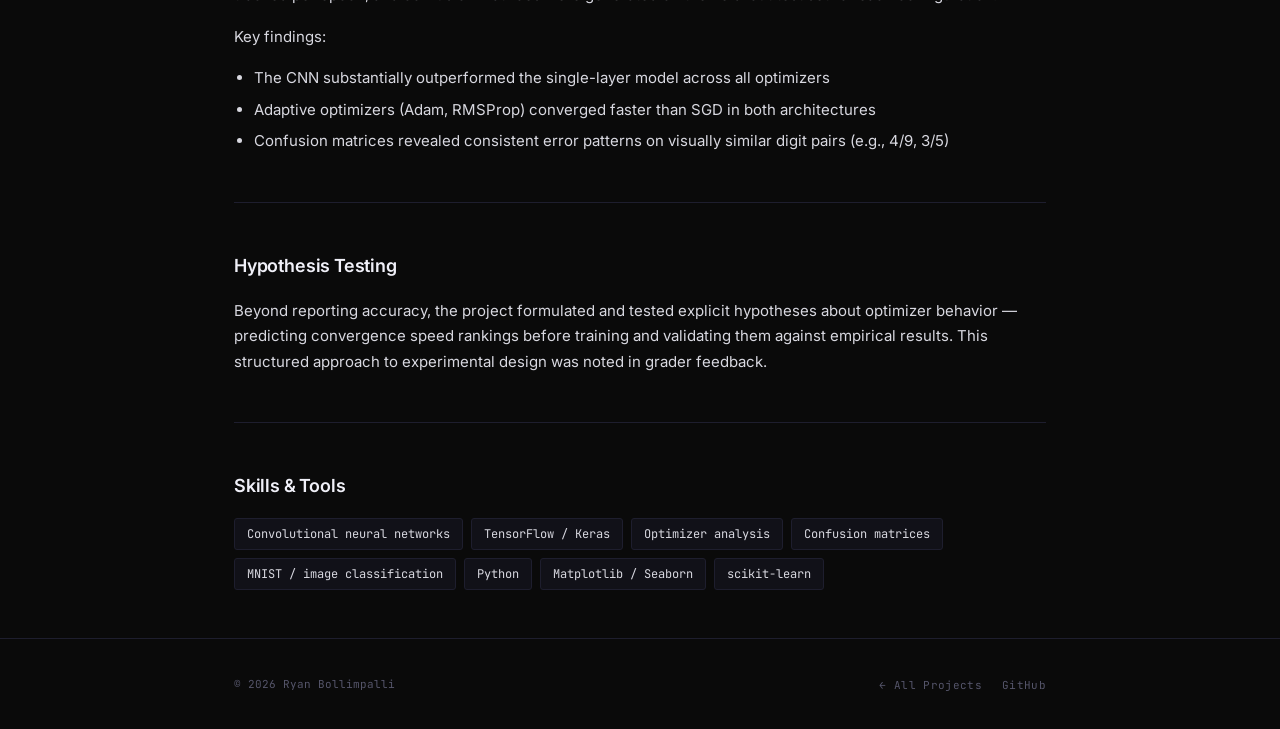
<file: cv-neural-network/cv-neural-network.html>
<!DOCTYPE html>
<html lang="en">
<head>
  <meta charset="UTF-8" />
  <meta name="viewport" content="width=device-width, initial-scale=1.0" />
  <title>Neural Network Classifier — Ryan Bollimpalli</title>
  <link rel="preconnect" href="https://fonts.googleapis.com" />
  <link rel="preconnect" href="https://fonts.gstatic.com" crossorigin />
  <link href="https://fonts.googleapis.com/css2?family=Inter:wght@400;500;600;700&family=JetBrains+Mono:wght@400;500&display=swap" rel="stylesheet" />
  <link rel="stylesheet" href="../styles.css" />
</head>
<body>

  <!-- Nav -->
  <nav>
    <div class="container">
      <a href="../index.html" class="nav-back">Back</a>
      <ul class="nav-links">
        <li><a href="https://github.com/rbollim1" target="_blank" rel="noopener">GitHub ↗</a></li>
      </ul>
    </div>
  </nav>

  <!-- Header -->
  <header class="project-header">
    <div class="container">
      <p class="eyebrow">Computer Vision · E27 Final Project</p>
      <h1>MNIST Digit Classification:<br>Single-Layer vs. Convolutional Neural Network</h1>
      <p class="subtitle">Comparative study of optimizer performance on MNIST across two network architectures (TensorFlow / Keras)</p>
      <div class="tags">
        <span class="tag tag-purple">Deep Learning</span>
        <span class="tag tag-purple">Computer Vision</span>
        <span class="tag tag-purple">Python</span>
        <span class="tag tag-purple">TensorFlow</span>
        <span class="tag tag-purple">CNN</span>
      </div>
    </div>
  </header>

  <!-- Body -->
  <main class="project-body">
    <div class="container">

      <h2>Summary</h2>
      <div class="summary-box">
        <p>
          This project implements and compares two neural network architectures for handwritten
          digit classification on MNIST: a flat single-layer softmax classifier and a
          multi-layer convolutional neural network. The study evaluates the effect of different
          optimizers on training dynamics, convergence speed, and final accuracy, with results
          visualized through training curves and confusion matrices.
        </p>
      </div>
      <ul>
        <li>Implemented a single-layer (784→10 softmax) baseline classifier</li>
        <li>Built a 3-block CNN (Conv2D → MaxPool → Conv2D → MaxPool → Conv2D → Dense)</li>
        <li>Compared SGD, Adam, and RMSProp across both architectures</li>
        <li>Analyzed per-class error via confusion matrices and classification reports</li>
      </ul>

      <h2>Architectures</h2>

      <h3>Method 1 — Single-layer network</h3>
      <p>
        A minimal baseline: each 28×28 image is flattened to a 784-dim vector and passed
        directly to a 10-unit softmax output layer. No hidden layers. Trained with
        sparse categorical cross-entropy and multiple optimizers to isolate the effect of
        optimization strategy on a linear classifier.
      </p>
      <pre class="code-block">Input (784) → Dense(10, softmax)</pre>

      <h3>Method 2 — Convolutional neural network</h3>
      <p>
        A deeper architecture that preserves spatial structure through three convolutional
        blocks before a fully connected head. The network learns hierarchical features —
        edges, curves, and digit-level patterns — before classifying.
      </p>
      <pre class="code-block">Input (28×28×1)
  → Conv2D(32, 3×3) + ReLU → MaxPool(2×2)
  → Conv2D(64, 3×3) + ReLU → MaxPool(2×2)
  → Conv2D(64, 3×3) + ReLU
  → Flatten → Dense(64, ReLU) → Dense(10, softmax)</pre>

      <h2>Optimizer Comparison</h2>
      <p>
        Both architectures were trained under identical conditions with three optimizers —
        <strong>SGD</strong>, <strong>Adam</strong>, and <strong>RMSProp</strong> — to
        evaluate their effect on convergence speed and final test accuracy. Training and
        validation accuracy were tracked per epoch, and confusion matrices were generated
        on the held-out test set for each configuration.
      </p>
      <p>Key findings:</p>
      <ul>
        <li>The CNN substantially outperformed the single-layer model across all optimizers</li>
        <li>Adaptive optimizers (Adam, RMSProp) converged faster than SGD in both architectures</li>
        <li>Confusion matrices revealed consistent error patterns on visually similar digit pairs (e.g., 4/9, 3/5)</li>
      </ul>

      <h2>Hypothesis Testing</h2>
      <p>
        Beyond reporting accuracy, the project formulated and tested explicit hypotheses
        about optimizer behavior — predicting convergence speed rankings before training
        and validating them against empirical results. This structured approach to
        experimental design was noted in grader feedback.
      </p>

      <h2>Skills &amp; Tools</h2>
      <div class="skills-grid">
        <span class="skill-item">Convolutional neural networks</span>
        <span class="skill-item">TensorFlow / Keras</span>
        <span class="skill-item">Optimizer analysis</span>
        <span class="skill-item">Confusion matrices</span>
        <span class="skill-item">MNIST / image classification</span>
        <span class="skill-item">Python</span>
        <span class="skill-item">Matplotlib / Seaborn</span>
        <span class="skill-item">scikit-learn</span>
      </div>

    </div>
  </main>

  <footer>
    <div class="container">
      <div class="footer-inner">
        <span class="footer-copy">© 2026 Ryan Bollimpalli</span>
        <ul class="footer-links">
          <li><a href="../index.html">← All Projects</a></li>
          <li><a href="https://github.com/rbollim1" target="_blank" rel="noopener">GitHub</a></li>
        </ul>
      </div>
    </div>
  </footer>

</body>
</html>
</file>
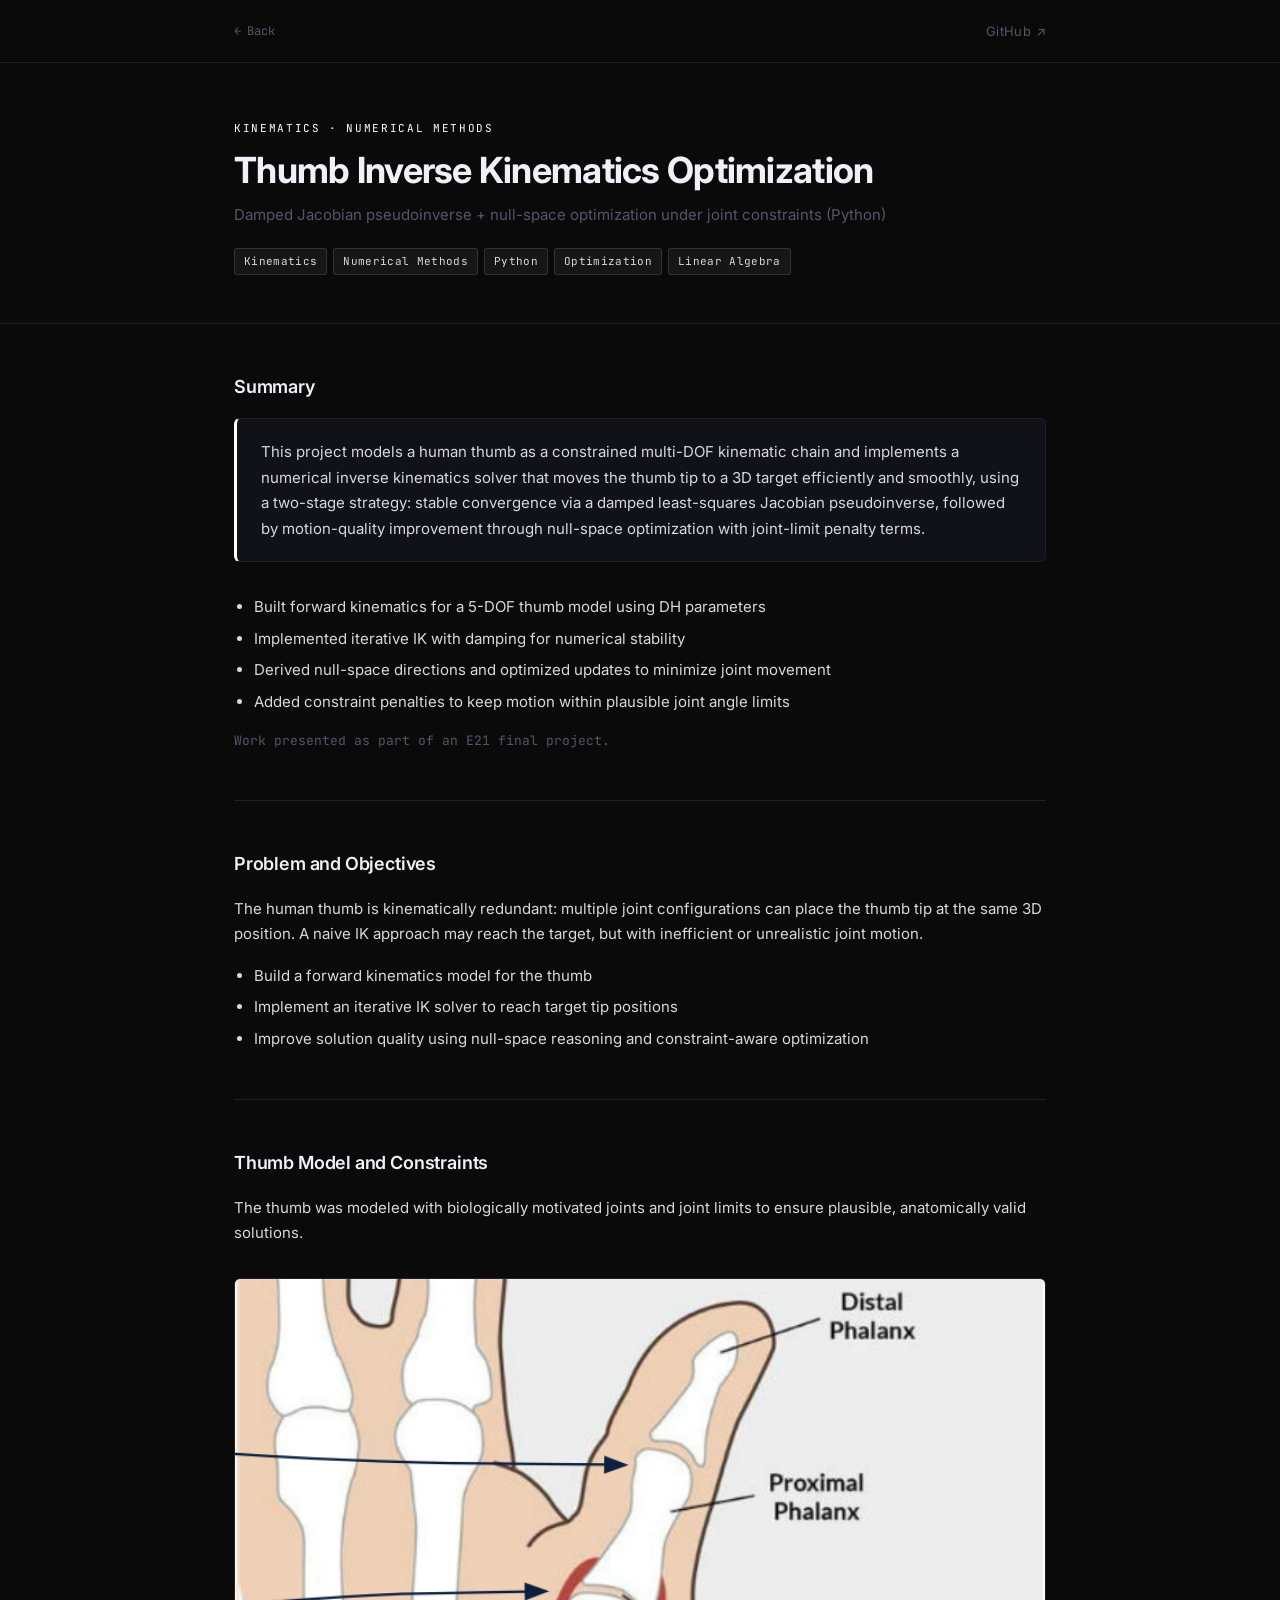
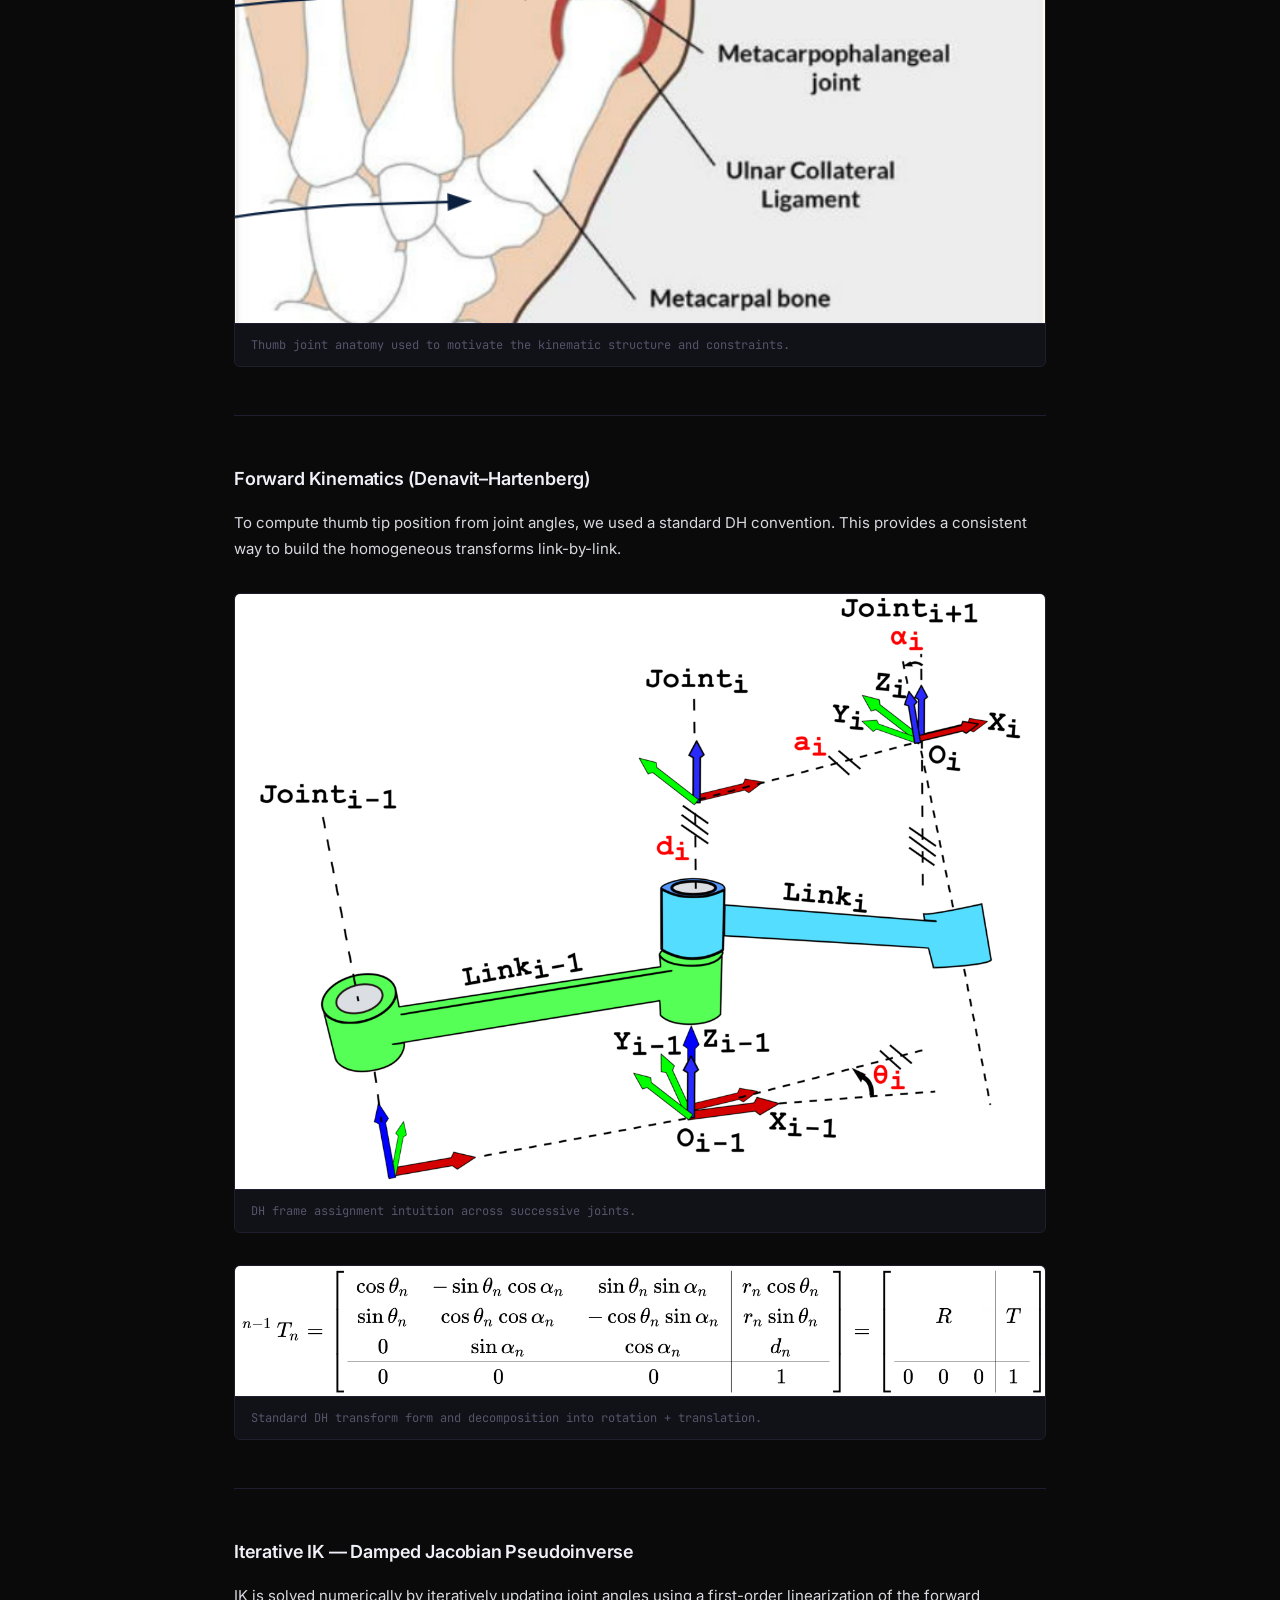
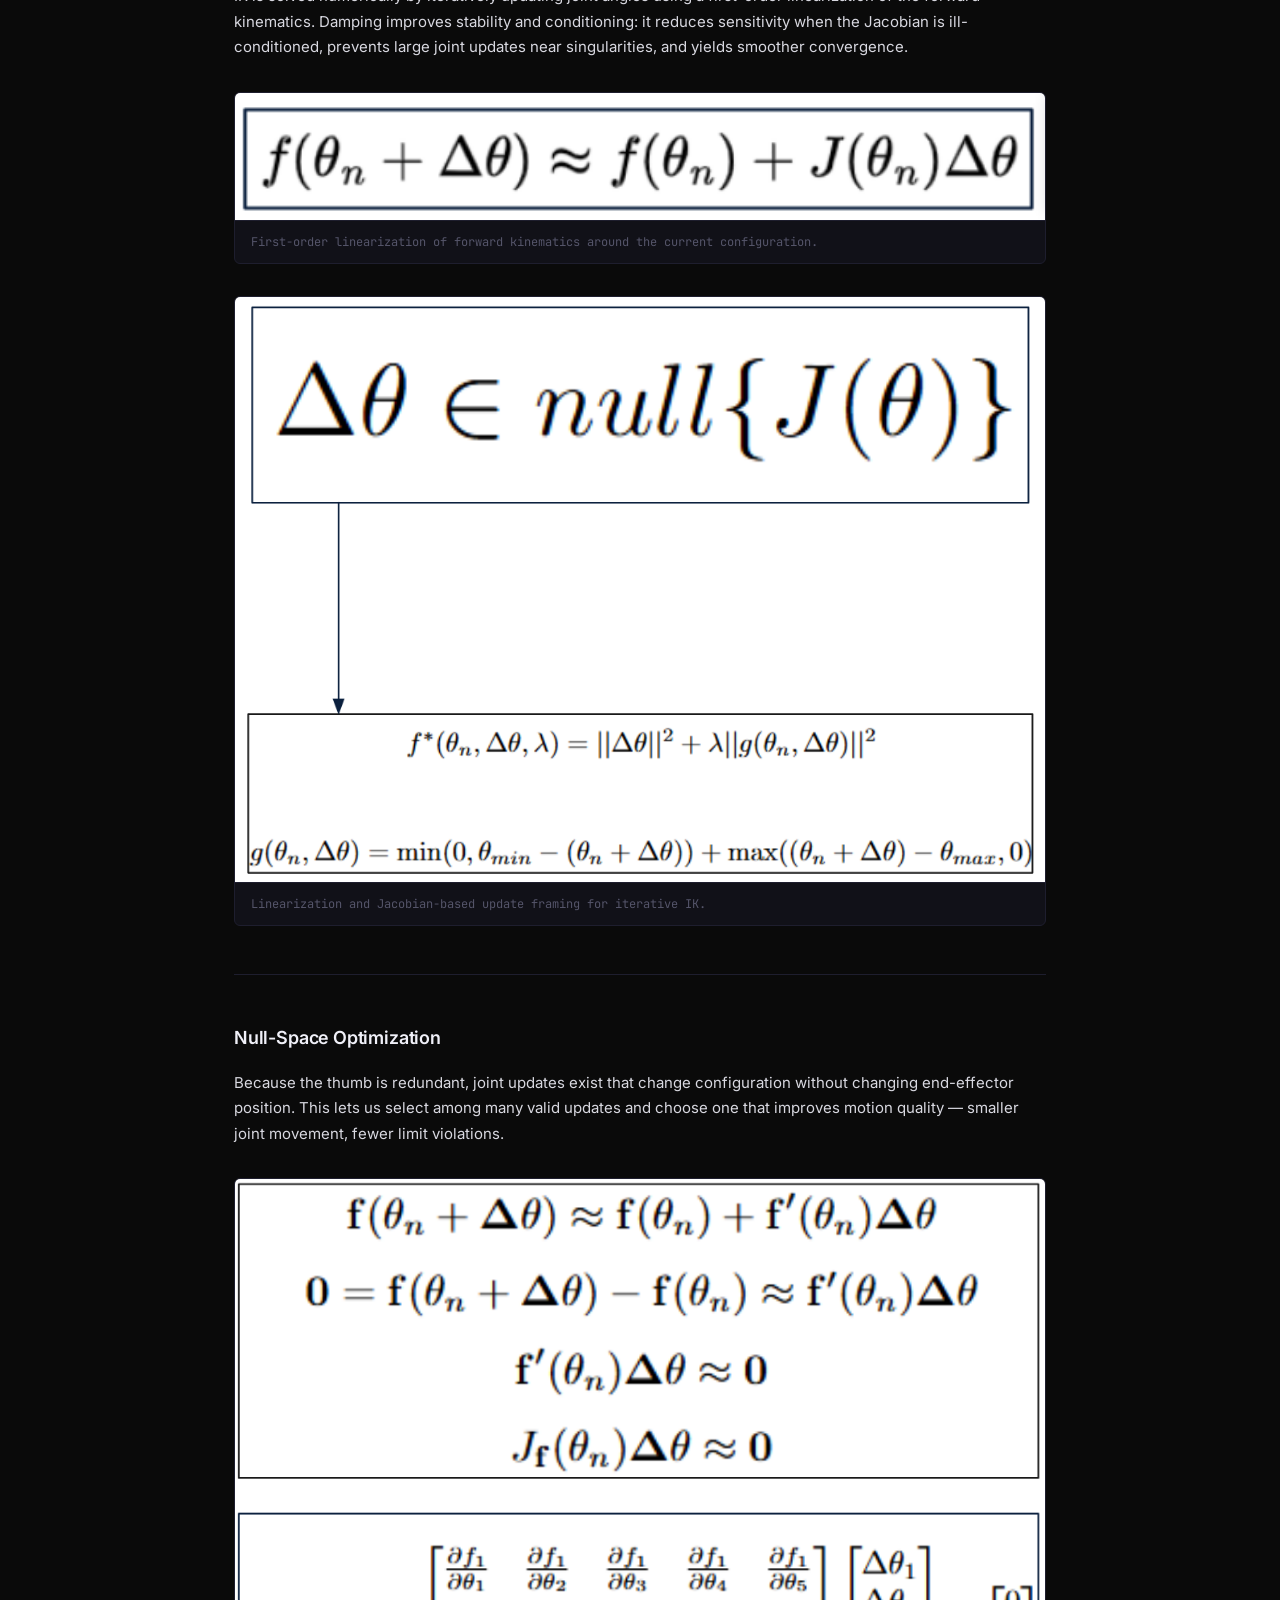
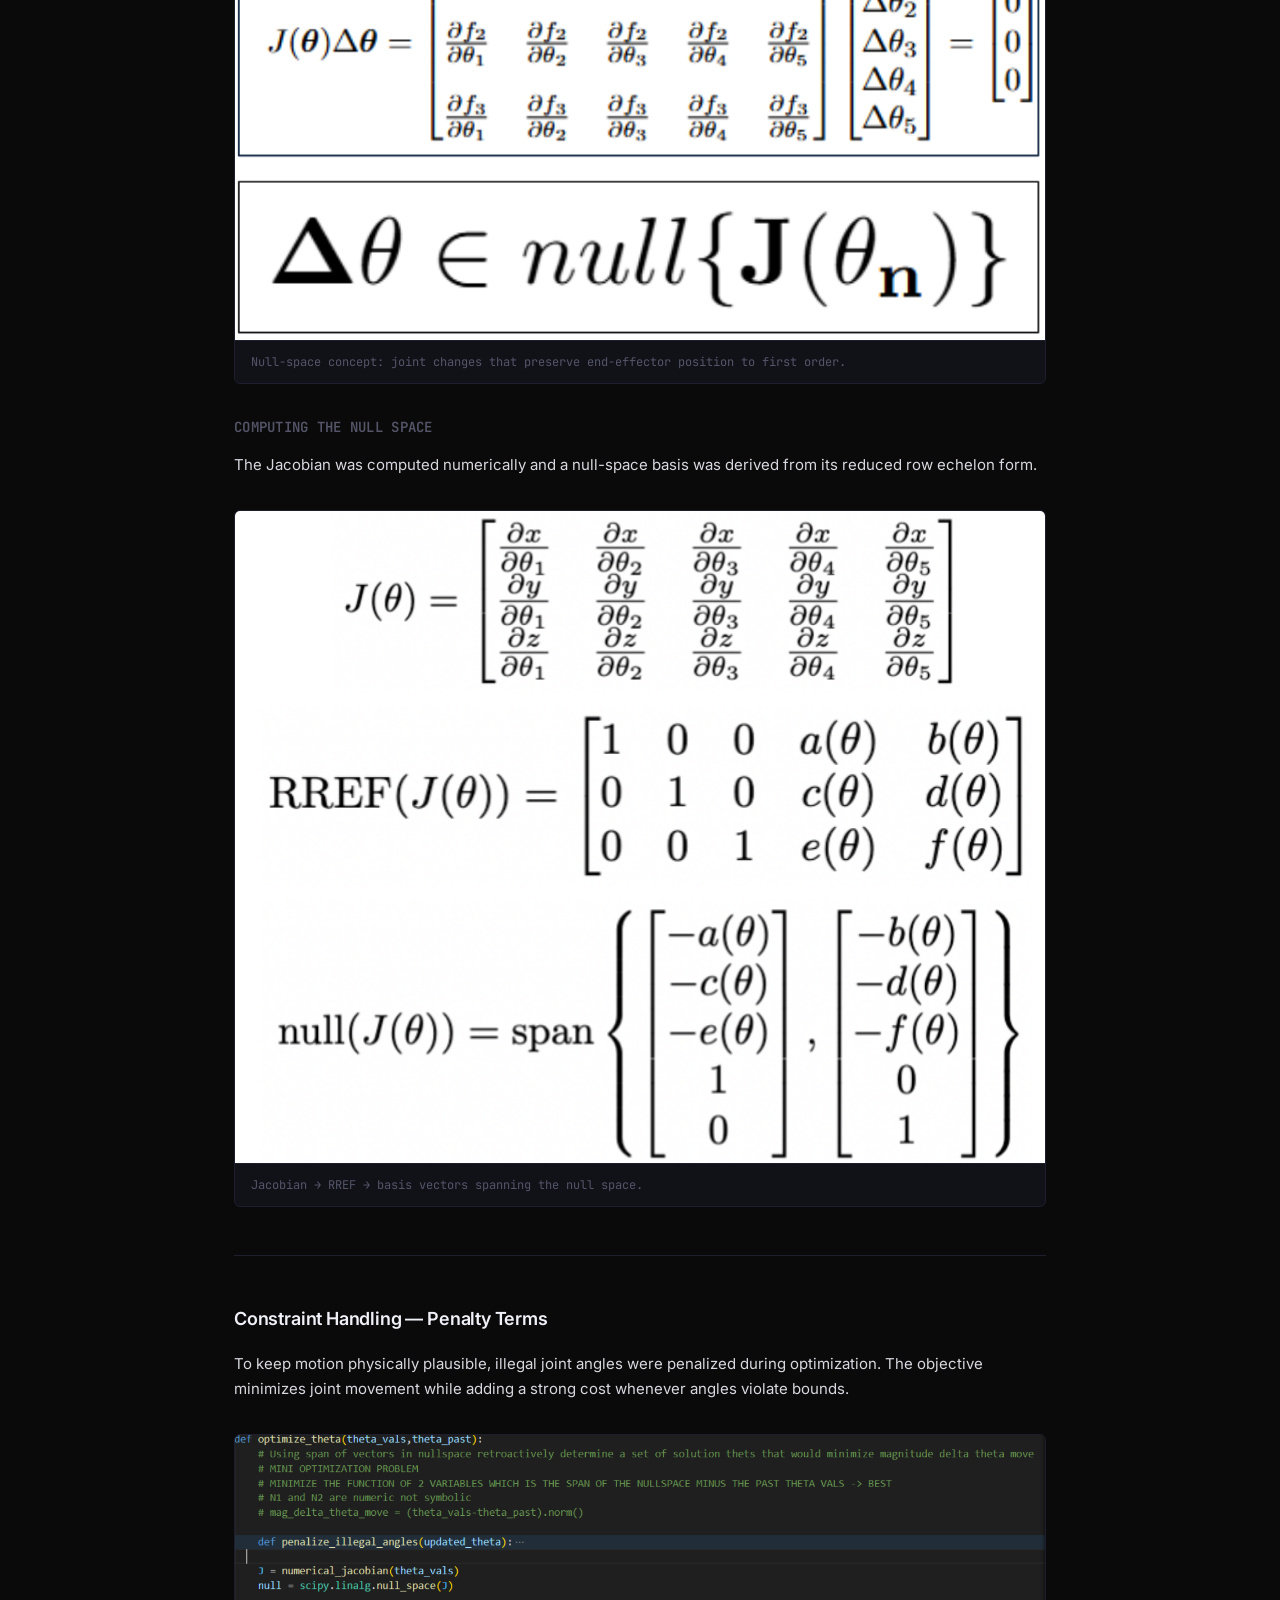
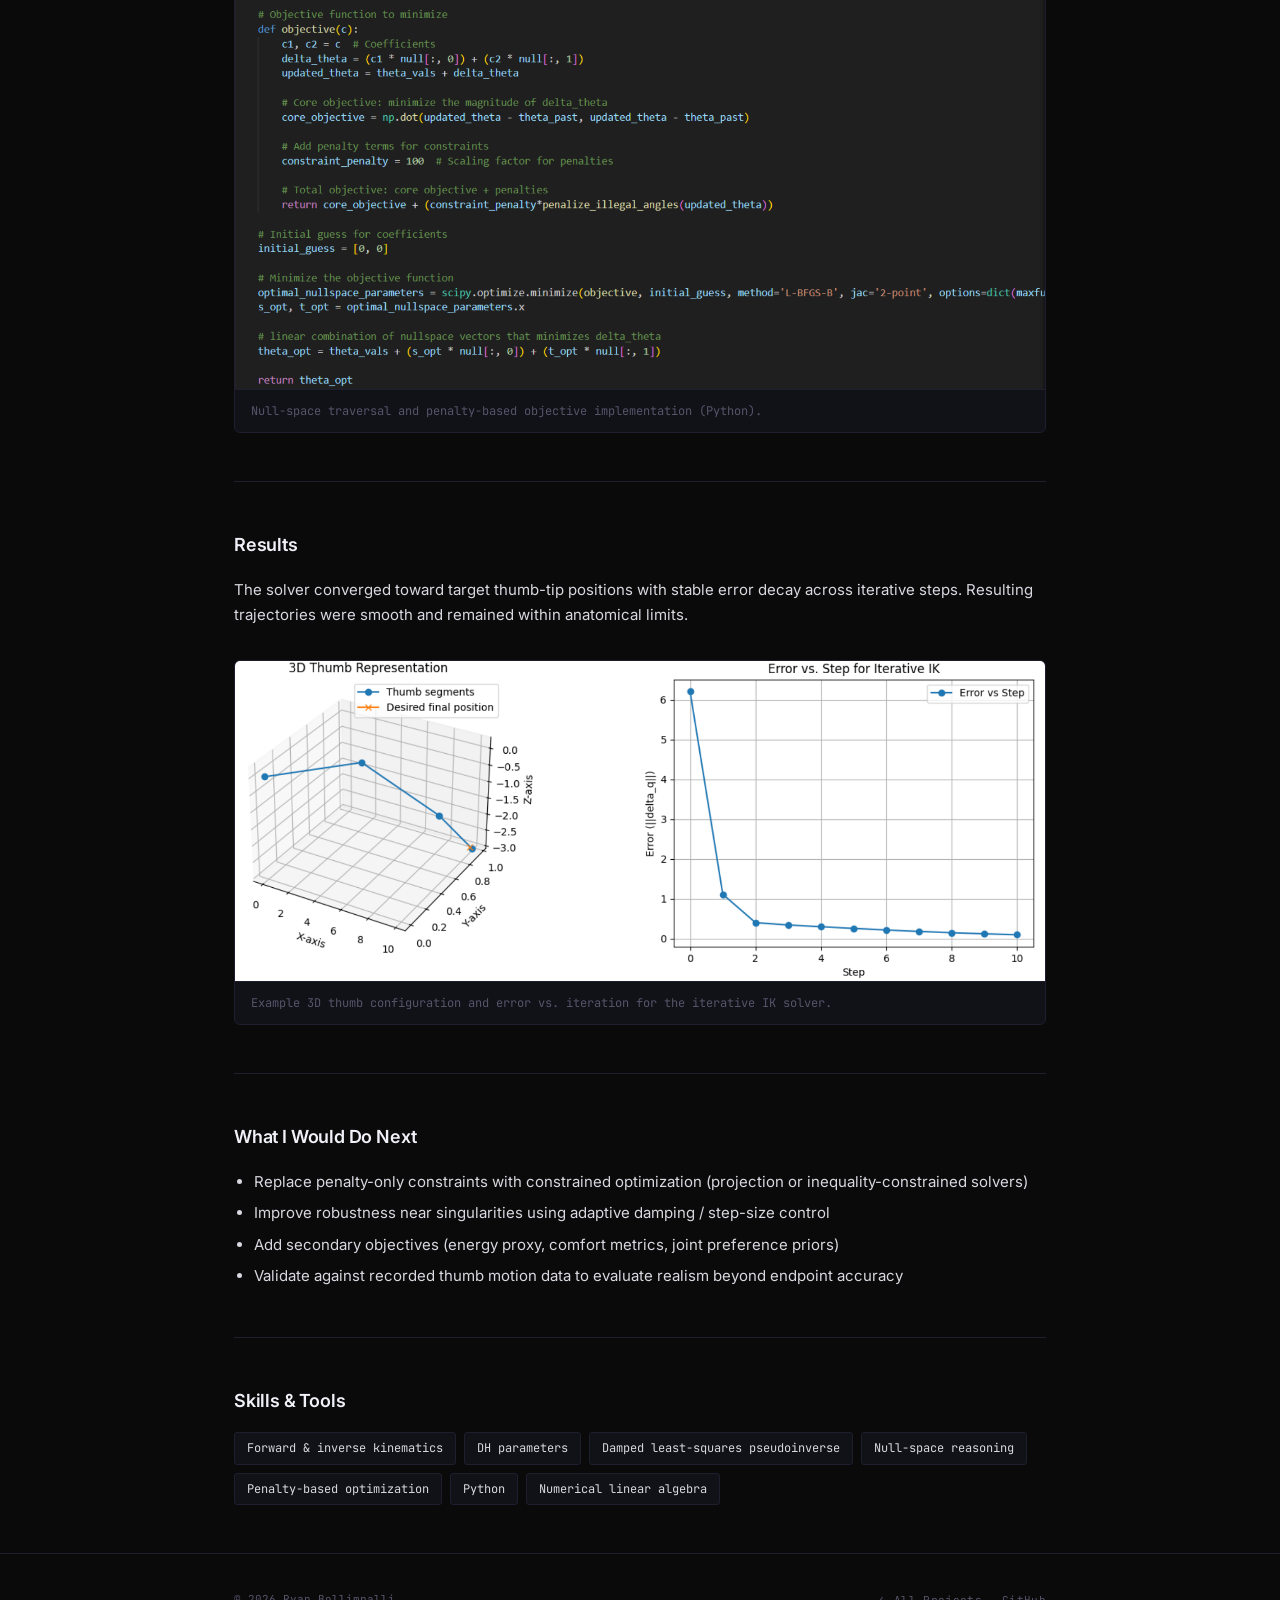
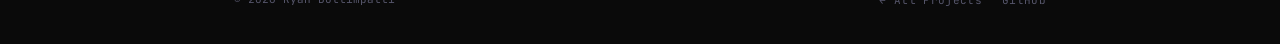
<file: thumb_optimization/thumb_optimization.html>
<!DOCTYPE html>
<html lang="en">
<head>
  <meta charset="UTF-8" />
  <meta name="viewport" content="width=device-width, initial-scale=1.0" />
  <title>Thumb IK Optimization — Ryan Bollimpalli</title>
  <link rel="preconnect" href="https://fonts.googleapis.com" />
  <link rel="preconnect" href="https://fonts.gstatic.com" crossorigin />
  <link href="https://fonts.googleapis.com/css2?family=Inter:wght@400;500;600;700&family=JetBrains+Mono:wght@400;500&display=swap" rel="stylesheet" />
  <link rel="stylesheet" href="../styles.css" />
</head>
<body>

  <!-- Nav -->
  <nav>
    <div class="container">
      <a href="../index.html" class="nav-back">Back</a>
      <ul class="nav-links">
        <li><a href="https://github.com/rbollim1" target="_blank" rel="noopener">GitHub ↗</a></li>
      </ul>
    </div>
  </nav>

  <!-- Header -->
  <header class="project-header">
    <div class="container">
      <p class="eyebrow">Kinematics · Numerical Methods</p>
      <h1>Thumb Inverse Kinematics Optimization</h1>
      <p class="subtitle">Damped Jacobian pseudoinverse + null-space optimization under joint constraints (Python)</p>
      <div class="tags">
        <span class="tag tag-purple">Kinematics</span>
        <span class="tag tag-purple">Numerical Methods</span>
        <span class="tag tag-purple">Python</span>
        <span class="tag tag-purple">Optimization</span>
        <span class="tag tag-purple">Linear Algebra</span>
      </div>
    </div>
  </header>

  <!-- Body -->
  <main class="project-body">
    <div class="container">

      <h2>Summary</h2>
      <div class="summary-box">
        <p>
          This project models a human thumb as a constrained multi-DOF kinematic chain and implements
          a numerical inverse kinematics solver that moves the thumb tip to a 3D target efficiently
          and smoothly, using a two-stage strategy: stable convergence via a damped least-squares
          Jacobian pseudoinverse, followed by motion-quality improvement through null-space optimization
          with joint-limit penalty terms.
        </p>
      </div>
      <ul>
        <li>Built forward kinematics for a 5-DOF thumb model using DH parameters</li>
        <li>Implemented iterative IK with damping for numerical stability</li>
        <li>Derived null-space directions and optimized updates to minimize joint movement</li>
        <li>Added constraint penalties to keep motion within plausible joint angle limits</li>
      </ul>
      <p style="color:var(--muted); font-size:13px; font-family:var(--mono);">Work presented as part of an E21 final project.</p>

      <h2>Problem and Objectives</h2>
      <p>
        The human thumb is kinematically redundant: multiple joint configurations can place the thumb
        tip at the same 3D position. A naive IK approach may reach the target, but with inefficient
        or unrealistic joint motion.
      </p>
      <ul>
        <li>Build a forward kinematics model for the thumb</li>
        <li>Implement an iterative IK solver to reach target tip positions</li>
        <li>Improve solution quality using null-space reasoning and constraint-aware optimization</li>
      </ul>

      <h2>Thumb Model and Constraints</h2>
      <p>
        The thumb was modeled with biologically motivated joints and joint limits to ensure
        plausible, anatomically valid solutions.
      </p>
      <figure class="figure">
        <img src="images/thumb_anatomy.png" alt="Thumb joint anatomy" />
        <figcaption>Thumb joint anatomy used to motivate the kinematic structure and constraints.</figcaption>
      </figure>

      <h2>Forward Kinematics (Denavit–Hartenberg)</h2>
      <p>
        To compute thumb tip position from joint angles, we used a standard DH convention. This
        provides a consistent way to build the homogeneous transforms link-by-link.
      </p>
      <figure class="figure">
        <img src="images/denavit_hartenberg_diagram.png" alt="DH frame assignment" />
        <figcaption>DH frame assignment intuition across successive joints.</figcaption>
      </figure>
      <figure class="figure">
        <img src="images/denavit_hartenberg_matrices.png" alt="DH transform matrices" />
        <figcaption>Standard DH transform form and decomposition into rotation + translation.</figcaption>
      </figure>

      <h2>Iterative IK — Damped Jacobian Pseudoinverse</h2>
      <p>
        IK is solved numerically by iteratively updating joint angles using a first-order
        linearization of the forward kinematics. Damping improves stability and conditioning:
        it reduces sensitivity when the Jacobian is ill-conditioned, prevents large joint updates
        near singularities, and yields smoother convergence.
      </p>
      <figure class="figure">
        <img src="images/linearization.png" alt="First-order linearization" />
        <figcaption>First-order linearization of forward kinematics around the current configuration.</figcaption>
      </figure>
      <figure class="figure">
        <img src="images/optimizing_dtheta.png" alt="Jacobian-based IK update" />
        <figcaption>Linearization and Jacobian-based update framing for iterative IK.</figcaption>
      </figure>

      <h2>Null-Space Optimization</h2>
      <p>
        Because the thumb is redundant, joint updates exist that change configuration without
        changing end-effector position. This lets us select among many valid updates and choose
        one that improves motion quality — smaller joint movement, fewer limit violations.
      </p>
      <figure class="figure">
        <img src="images/jacobian_nullspace.png" alt="Null-space concept" />
        <figcaption>Null-space concept: joint changes that preserve end-effector position to first order.</figcaption>
      </figure>

      <h3>Computing the null space</h3>
      <p>
        The Jacobian was computed numerically and a null-space basis was derived from its
        reduced row echelon form.
      </p>
      <figure class="figure">
        <img src="images/solving_for_jacobian_nullspace.png" alt="Jacobian RREF null space" />
        <figcaption>Jacobian → RREF → basis vectors spanning the null space.</figcaption>
      </figure>

      <h2>Constraint Handling — Penalty Terms</h2>
      <p>
        To keep motion physically plausible, illegal joint angles were penalized during
        optimization. The objective minimizes joint movement while adding a strong cost whenever
        angles violate bounds.
      </p>
      <figure class="figure">
        <img src="images/navigating_nullspace_code.png" alt="Null-space traversal and penalty code" />
        <figcaption>Null-space traversal and penalty-based objective implementation (Python).</figcaption>
      </figure>

      <h2>Results</h2>
      <p>
        The solver converged toward target thumb-tip positions with stable error decay across
        iterative steps. Resulting trajectories were smooth and remained within anatomical limits.
      </p>
      <figure class="figure">
        <img src="images/results.png" alt="3D thumb configuration and error convergence" />
        <figcaption>Example 3D thumb configuration and error vs. iteration for the iterative IK solver.</figcaption>
      </figure>

      <h2>What I Would Do Next</h2>
      <ul>
        <li>Replace penalty-only constraints with constrained optimization (projection or inequality-constrained solvers)</li>
        <li>Improve robustness near singularities using adaptive damping / step-size control</li>
        <li>Add secondary objectives (energy proxy, comfort metrics, joint preference priors)</li>
        <li>Validate against recorded thumb motion data to evaluate realism beyond endpoint accuracy</li>
      </ul>

      <h2>Skills &amp; Tools</h2>
      <div class="skills-grid">
        <span class="skill-item">Forward &amp; inverse kinematics</span>
        <span class="skill-item">DH parameters</span>
        <span class="skill-item">Damped least-squares pseudoinverse</span>
        <span class="skill-item">Null-space reasoning</span>
        <span class="skill-item">Penalty-based optimization</span>
        <span class="skill-item">Python</span>
        <span class="skill-item">Numerical linear algebra</span>
      </div>

    </div>
  </main>

  <footer>
    <div class="container">
      <div class="footer-inner">
        <span class="footer-copy">© 2026 Ryan Bollimpalli</span>
        <ul class="footer-links">
          <li><a href="../index.html">← All Projects</a></li>
          <li><a href="https://github.com/rbollim1" target="_blank" rel="noopener">GitHub</a></li>
        </ul>
      </div>
    </div>
  </footer>

</body>
</html>
</file>
<file: styles.css>
/* ── Reset & Base ─────────────────────────────────────────── */
*, *::before, *::after { box-sizing: border-box; margin: 0; padding: 0; }

:root {
  --bg:       #0a0a0a;
  --surface:  #111118;
  --raise:    #16161f;
  --border:   #1e1e2e;
  --text:     #d8d8e0;
  --muted:    #55556a;
  --accent:   #ffffff;
  --accent2:  #ffffff;
  --danger:   #ff6b6b;
  --radius:   6px;
  --max-w:    860px;
  --mono:     'JetBrains Mono', 'Fira Mono', monospace;
  --sans:     'Inter', system-ui, -apple-system, sans-serif;
}

html { scroll-behavior: smooth; }

body {
  background: var(--bg);
  color: var(--text);
  font-family: var(--sans);
  font-size: 15px;
  line-height: 1.7;
  -webkit-font-smoothing: antialiased;
}

a { color: var(--accent); text-decoration: none; }
a:hover { text-decoration: underline; text-underline-offset: 3px; }

img { max-width: 100%; height: auto; display: block; border-radius: var(--radius); }

/* ── Layout ───────────────────────────────────────────────── */
.container {
  max-width: var(--max-w);
  margin: 0 auto;
  padding: 0 24px;
}

/* ── Nav ──────────────────────────────────────────────────── */
nav {
  border-bottom: 1px solid var(--border);
  padding: 18px 0;
  position: sticky;
  top: 0;
  background: rgba(10,10,10,0.92);
  backdrop-filter: blur(10px);
  z-index: 100;
}

nav .container {
  display: flex;
  align-items: center;
  justify-content: space-between;
}

.nav-logo {
  font-family: var(--mono);
  font-size: 13px;
  color: var(--text);
  letter-spacing: 0.05em;
  font-weight: 500;
}

.nav-logo span { color: var(--accent); }

.nav-links {
  display: flex;
  gap: 24px;
  align-items: center;
  list-style: none;
}

.nav-links a {
  font-size: 13px;
  color: var(--muted);
  letter-spacing: 0.03em;
  transition: color 0.15s;
}

.nav-links a:hover { color: var(--text); text-decoration: none; }

.nav-back {
  font-family: var(--mono);
  font-size: 12px;
  color: var(--muted);
  display: flex;
  align-items: center;
  gap: 6px;
  transition: color 0.15s;
}
.nav-back:hover { color: var(--accent); text-decoration: none; }
.nav-back::before { content: '←'; }

/* ── Hero ─────────────────────────────────────────────────── */
.hero {
  padding: 80px 0 64px;
  border-bottom: 1px solid var(--border);
}

.hero-eyebrow {
  font-family: var(--mono);
  font-size: 11px;
  color: var(--accent);
  letter-spacing: 0.15em;
  text-transform: uppercase;
  margin-bottom: 16px;
}

.hero h1 {
  font-size: clamp(32px, 5vw, 48px);
  font-weight: 700;
  color: #f0f0f8;
  letter-spacing: -0.02em;
  line-height: 1.15;
  margin-bottom: 16px;
}

.hero-sub {
  font-size: 16px;
  color: var(--muted);
  max-width: 520px;
  line-height: 1.65;
}

.hero-links {
  display: flex;
  gap: 16px;
  margin-top: 32px;
  flex-wrap: wrap;
}

.btn {
  display: inline-flex;
  align-items: center;
  gap: 8px;
  padding: 9px 18px;
  border-radius: var(--radius);
  font-size: 13px;
  font-family: var(--mono);
  font-weight: 500;
  letter-spacing: 0.03em;
  transition: all 0.15s;
  cursor: pointer;
}

.btn-primary {
  background: var(--accent);
  color: #0a0a0a;
  border: 1px solid var(--accent);
}
.btn-primary:hover { background: #e0e0e0; text-decoration: none; }

.btn-ghost {
  background: transparent;
  color: var(--muted);
  border: 1px solid var(--border);
}
.btn-ghost:hover { border-color: var(--muted); color: var(--text); text-decoration: none; }

/* ── Section ──────────────────────────────────────────────── */
.section {
  padding: 56px 0;
  border-bottom: 1px solid var(--border);
}
.section:last-of-type { border-bottom: none; }

.section-label {
  font-family: var(--mono);
  font-size: 11px;
  color: var(--muted);
  letter-spacing: 0.15em;
  text-transform: uppercase;
  margin-bottom: 32px;
}

/* ── About Section ────────────────────────────────────────── */
.about-grid {
  display: grid;
  grid-template-columns: 1fr 280px;
  gap: 48px;
  align-items: start;
}

.about-bio p {
  font-size: 15px;
  color: var(--text);
  margin-bottom: 16px;
  line-height: 1.75;
}
.about-bio p:last-child { margin-bottom: 0; }
.about-bio strong { color: #f0f0f8; font-weight: 600; }

.about-meta {
  display: flex;
  flex-direction: column;
  gap: 20px;
}

.meta-block {
  padding: 14px 16px;
  background: var(--surface);
  border: 1px solid var(--border);
  border-radius: var(--radius);
}

.meta-label {
  font-family: var(--mono);
  font-size: 10px;
  color: var(--muted);
  letter-spacing: 0.12em;
  text-transform: uppercase;
  margin-bottom: 4px;
}

.meta-value {
  font-size: 13px;
  font-weight: 600;
  color: #f0f0f8;
  margin-bottom: 2px;
}

.meta-sub {
  font-size: 12px;
  color: var(--muted);
}
.meta-sub a { color: var(--accent); font-size: 12px; }

@media (max-width: 700px) {
  .about-grid { grid-template-columns: 1fr; gap: 32px; }
}

/* ── Project Cards (index) ────────────────────────────────── */
.project-list { display: flex; flex-direction: column; gap: 1px; }

.project-card {
  display: block;
  background: var(--surface);
  border: 1px solid var(--border);
  border-radius: var(--radius);
  padding: 28px 32px;
  transition: border-color 0.15s, background 0.15s;
  margin-bottom: 12px;
}
.project-card:hover {
  border-color: #2e2e42;
  background: var(--raise);
  text-decoration: none;
}

.project-card-header {
  display: flex;
  align-items: flex-start;
  justify-content: space-between;
  gap: 16px;
  margin-bottom: 10px;
}

.project-card h3 {
  font-size: 16px;
  font-weight: 600;
  color: #f0f0f8;
  letter-spacing: -0.01em;
}

.project-arrow {
  color: var(--muted);
  font-size: 16px;
  transition: transform 0.15s, color 0.15s;
  flex-shrink: 0;
  margin-top: 2px;
}
.project-card:hover .project-arrow { transform: translateX(4px); color: var(--accent); }

.project-desc {
  font-size: 14px;
  color: var(--muted);
  line-height: 1.6;
  margin-bottom: 16px;
}

.tags {
  display: flex;
  flex-wrap: wrap;
  gap: 6px;
}

.tag {
  font-family: var(--mono);
  font-size: 11px;
  padding: 3px 9px;
  border-radius: 3px;
  background: rgba(255,255,255,0.05);
  color: var(--text);
  border: 1px solid rgba(255,255,255,0.12);
  letter-spacing: 0.03em;
}

.tag-purple {
  background: rgba(255,255,255,0.05);
  color: var(--text);
  border-color: rgba(255,255,255,0.12);
}

/* ── Code Block ───────────────────────────────────────────── */
pre.code-block {
  font-family: var(--mono);
  font-size: 12px;
  background: var(--surface);
  border: 1px solid var(--border);
  border-radius: var(--radius);
  padding: 14px 18px;
  color: var(--text);
  margin: 16px 0 24px;
  overflow-x: auto;
  line-height: 1.7;
  white-space: pre;
}

/* ── Project Page ─────────────────────────────────────────── */
.project-header {
  padding: 56px 0 48px;
  border-bottom: 1px solid var(--border);
}

.project-header .eyebrow {
  font-family: var(--mono);
  font-size: 11px;
  color: var(--accent);
  letter-spacing: 0.15em;
  text-transform: uppercase;
  margin-bottom: 12px;
}

.project-header h1 {
  font-size: clamp(24px, 4vw, 36px);
  font-weight: 700;
  color: #f0f0f8;
  letter-spacing: -0.02em;
  line-height: 1.2;
  margin-bottom: 10px;
}

.project-header .subtitle {
  font-size: 15px;
  color: var(--muted);
  margin-bottom: 20px;
}

/* ── Project Content ──────────────────────────────────────── */
.project-body {
  padding: 48px 0;
}

.project-body h2 {
  font-size: 18px;
  font-weight: 600;
  color: #f0f0f8;
  letter-spacing: -0.01em;
  margin: 48px 0 16px;
  padding-top: 48px;
  border-top: 1px solid var(--border);
}
.project-body h2:first-child { margin-top: 0; padding-top: 0; border-top: none; }

.project-body h3 {
  font-size: 14px;
  font-weight: 600;
  color: var(--text);
  letter-spacing: 0.02em;
  text-transform: uppercase;
  font-family: var(--mono);
  margin: 32px 0 12px;
  color: var(--muted);
}

.project-body p {
  color: var(--text);
  margin-bottom: 16px;
  font-size: 15px;
}

.project-body ul, .project-body ol {
  margin: 0 0 16px 20px;
  color: var(--text);
}
.project-body li { margin-bottom: 6px; font-size: 15px; }

.project-body strong { color: #f0f0f8; font-weight: 600; }

.figure {
  margin: 32px 0;
  background: var(--surface);
  border: 1px solid var(--border);
  border-radius: var(--radius);
  overflow: hidden;
}

.figure img {
  width: 100%;
  border-radius: 0;
  display: block;
}

.figure figcaption {
  padding: 12px 16px;
  font-size: 12px;
  color: var(--muted);
  font-family: var(--mono);
  border-top: 1px solid var(--border);
  line-height: 1.5;
}

/* Summary box */
.summary-box {
  background: var(--surface);
  border: 1px solid var(--border);
  border-left: 3px solid var(--accent);
  border-radius: var(--radius);
  padding: 20px 24px;
  margin-bottom: 32px;
}
.summary-box p { margin: 0; font-size: 15px; }

/* Skills grid */
.skills-grid {
  display: flex;
  flex-wrap: wrap;
  gap: 8px;
  margin-top: 8px;
}

.skill-item {
  font-family: var(--mono);
  font-size: 12px;
  padding: 5px 12px;
  background: var(--surface);
  border: 1px solid var(--border);
  border-radius: 3px;
  color: var(--text);
}

/* ── Footer ───────────────────────────────────────────────── */
footer {
  border-top: 1px solid var(--border);
  padding: 32px 0;
  margin-top: 0;
}

.footer-inner {
  display: flex;
  align-items: center;
  justify-content: space-between;
  flex-wrap: wrap;
  gap: 12px;
}

.footer-copy {
  font-family: var(--mono);
  font-size: 11px;
  color: var(--muted);
}

.footer-links {
  display: flex;
  gap: 20px;
  list-style: none;
}

.footer-links a {
  font-family: var(--mono);
  font-size: 11px;
  color: var(--muted);
  transition: color 0.15s;
  letter-spacing: 0.03em;
}
.footer-links a:hover { color: var(--text); text-decoration: none; }

/* ── Responsive ───────────────────────────────────────────── */
@media (max-width: 600px) {
  .hero { padding: 52px 0 44px; }
  .project-card { padding: 20px; }
  .footer-inner { flex-direction: column; align-items: flex-start; }
}
</file>
